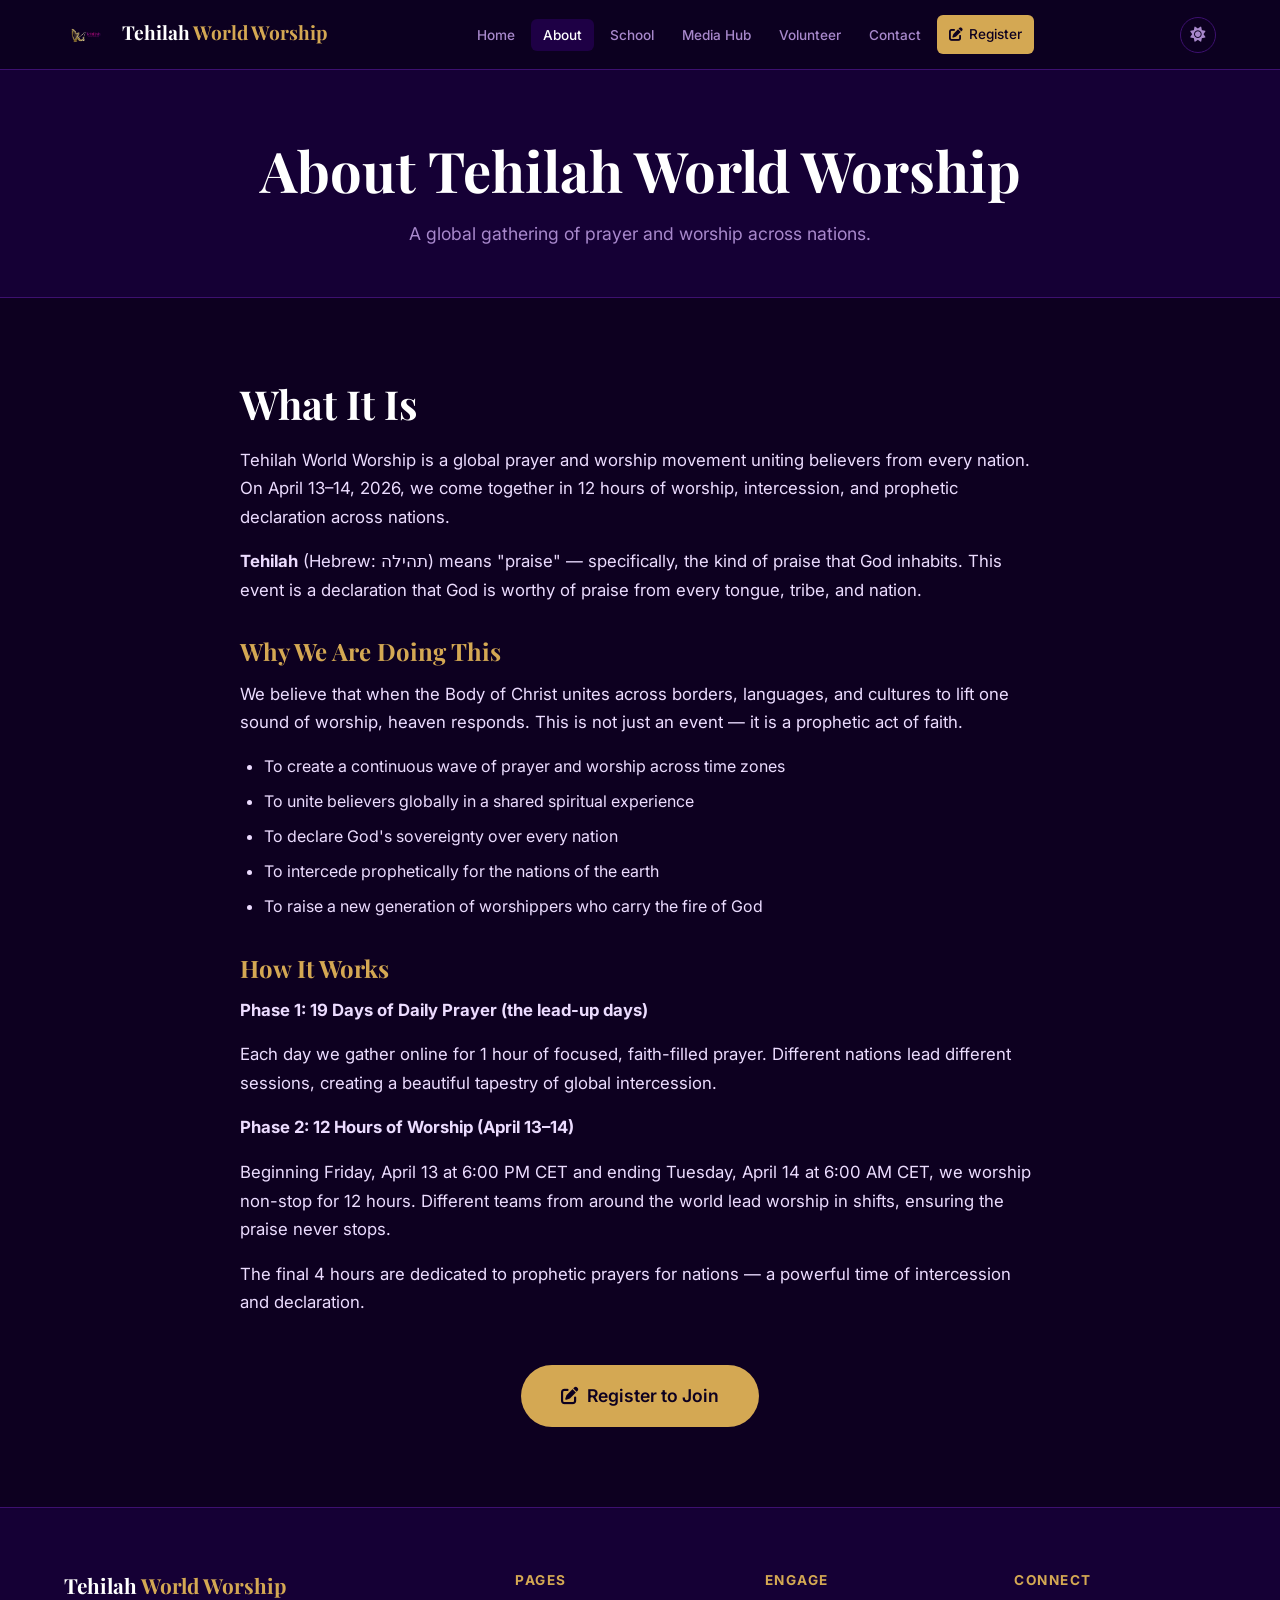
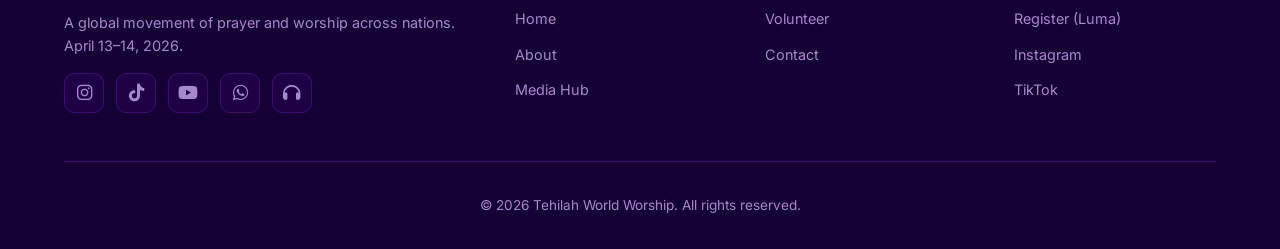
<file: about.html>
<!DOCTYPE html>
<html lang="en">
<head>
  <meta charset="UTF-8">
  <meta name="viewport" content="width=device-width, initial-scale=1.0">
  <title>About | Tehilah World Worship</title>
  <meta name="description" content="Learn about Tehilah World Worship — a global worship movement uniting nations — The Glory, 12-Hour Charge, April 13–14, 2026.">
  <!-- Open Graph / Social Preview -->
  <meta property="og:type" content="website">
  <meta property="og:url" content="https://tehilahworldworship.com/about.html">
  <meta property="og:title" content="About | Tehilah World Worship">
  <meta property="og:description" content="Learn about Tehilah World Worship — a global worship movement uniting nations — The Glory, 12-Hour Charge, April 13–14, 2026.">
  <meta property="og:image" content="https://tehilahworldworship.com/images/logo.png">
  <meta property="og:image:alt" content="Tehilah World Worship">
  <meta name="twitter:card" content="summary">
  <meta name="twitter:title" content="About | Tehilah World Worship">
  <meta name="twitter:description" content="Learn about Tehilah World Worship — a global worship movement uniting nations — The Glory, 12-Hour Charge, April 13–14, 2026.">
  <meta name="twitter:image" content="https://tehilahworldworship.com/images/logo.png">
  <link rel="stylesheet" href="css/styles.css">
  <link rel="stylesheet" href="https://cdnjs.cloudflare.com/ajax/libs/font-awesome/6.5.0/css/all.min.css">
  <script>
    (function(){var t=localStorage.getItem('tww-theme')||'dark';document.documentElement.setAttribute('data-theme',t);})();
  </script>
</head>
<body>

  <!-- Navigation -->
  <nav class="site-nav">
    <div class="nav-inner">
      <a href="index.html" class="nav-brand">
        <img src="images/logo.png" alt="Tehilah World Worship" class="nav-logo">
        Tehilah <span>World Worship</span>
      </a>
      <button class="nav-toggle" aria-label="Toggle navigation"><i class="fas fa-bars"></i></button>
      <ul class="nav-links">
        <li><a href="index.html">Home</a></li>
        <li><a href="about.html" class="active">About</a></li>
        <li><a href="school.html">School</a></li>
        <li><a href="media-hub.html">Media Hub</a></li>
        <li><a href="volunteer.html">Volunteer</a></li>
        <li><a href="contact.html">Contact</a></li>
        <li><a href="https://luma.com/x8l544o3" target="_blank" rel="noopener" class="nav-register"><i class="fas fa-pen-to-square"></i> Register</a></li>
      </ul>
      <button class="theme-toggle" id="theme-toggle" aria-label="Toggle light/dark mode"><i class="fas fa-sun"></i></button>
    </div>
  </nav>

  <a href="https://luma.com/x8l544o3" target="_blank" rel="noopener" class="floating-register">
    <i class="fas fa-pen-to-square"></i> Register Now
  </a>

  <!-- Page Hero -->
  <section class="page-hero">
    <div class="container">
      <h1>About Tehilah World Worship</h1>
      <p>A global gathering of prayer and worship across nations.</p>
    </div>
  </section>

  <!-- Content -->
  <section class="section">
    <div class="container">
      <div class="content-block">
        <h2 class="reveal">What It Is</h2>
        <p class="reveal">Tehilah World Worship is a global prayer and worship movement uniting believers from every nation. On April 13–14, 2026, we come together in 12 hours of worship, intercession, and prophetic declaration across nations.</p>
        <p class="reveal"><strong>Tehilah</strong> (Hebrew: תהילה) means "praise" — specifically, the kind of praise that God inhabits. This event is a declaration that God is worthy of praise from every tongue, tribe, and nation.</p>

        <h3 class="reveal">Why We Are Doing This</h3>
        <p class="reveal">We believe that when the Body of Christ unites across borders, languages, and cultures to lift one sound of worship, heaven responds. This is not just an event — it is a prophetic act of faith.</p>
        <ul class="reveal">
          <li>To create a continuous wave of prayer and worship across time zones</li>
          <li>To unite believers globally in a shared spiritual experience</li>
          <li>To declare God's sovereignty over every nation</li>
          <li>To intercede prophetically for the nations of the earth</li>
          <li>To raise a new generation of worshippers who carry the fire of God</li>
        </ul>

        <h3 class="reveal">How It Works</h3>
        <p class="reveal"><strong>Phase 1: 19 Days of Daily Prayer (the lead-up days)</strong></p>
        <p class="reveal">Each day we gather online for 1 hour of focused, faith-filled prayer. Different nations lead different sessions, creating a beautiful tapestry of global intercession.</p>

        <p class="reveal"><strong>Phase 2: 12 Hours of Worship (April 13–14)</strong></p>
        <p class="reveal">Beginning Friday, April 13 at 6:00 PM CET and ending Tuesday, April 14 at 6:00 AM CET, we worship non-stop for 12 hours. Different teams from around the world lead worship in shifts, ensuring the praise never stops.</p>
        <p class="reveal">The final 4 hours are dedicated to prophetic prayers for nations — a powerful time of intercession and declaration.</p>

        <div style="text-align:center;margin-top:3rem;" class="reveal">
          <a href="https://luma.com/x8l544o3" target="_blank" rel="noopener" class="btn btn-primary btn-lg">
            <i class="fas fa-pen-to-square"></i> Register to Join
          </a>
        </div>
      </div>
    </div>
  </section>

  <!-- Footer -->
  <footer class="site-footer">
    <div class="container">
      <div class="footer-grid">
        <div class="footer-brand">
          <h3>Tehilah <span>World Worship</span></h3>
          <p>A global movement of prayer and worship across nations. April 13–14, 2026.</p>
          <div class="social-links" style="margin-top:1rem;">
            <a href="https://www.instagram.com/tehilahworldworship?igsh=OGNpNnZlYnFkcG0z" target="_blank" rel="noopener" class="social-link" aria-label="Instagram"><i class="fab fa-instagram"></i></a>
            <a href="https://www.tiktok.com/@tehilahworldworsh?_r=1&_t=ZG-945OzaO6s9A" target="_blank" rel="noopener" class="social-link" aria-label="TikTok"><i class="fab fa-tiktok"></i></a>
            <a href="#" class="social-link" aria-label="YouTube"><i class="fab fa-youtube"></i></a>
            <a href="https://wa.me/4915510653317" target="_blank" rel="noopener" class="social-link" aria-label="WhatsApp"><i class="fab fa-whatsapp"></i></a>
            <a href="#" class="social-link" aria-label="MixLR"><i class="fas fa-headphones"></i></a>
          </div>
        </div>
        <div class="footer-col">
          <h4>Pages</h4>
          <ul>
            <li><a href="index.html">Home</a></li>
            <li><a href="about.html">About</a></li>
            <li><a href="media-hub.html">Media Hub</a></li>
          </ul>
        </div>
        <div class="footer-col">
          <h4>Engage</h4>
          <ul>
            <li><a href="volunteer.html">Volunteer</a></li>
            <li><a href="contact.html">Contact</a></li>
          </ul>
        </div>
        <div class="footer-col">
          <h4>Connect</h4>
          <ul>
            <li><a href="https://luma.com/x8l544o3" target="_blank" rel="noopener">Register (Luma)</a></li>
            <li><a href="https://www.instagram.com/tehilahworldworship?igsh=OGNpNnZlYnFkcG0z" target="_blank" rel="noopener">Instagram</a></li>
            <li><a href="https://www.tiktok.com/@tehilahworldworsh?_r=1&_t=ZG-945OzaO6s9A" target="_blank" rel="noopener">TikTok</a></li>
          </ul>
        </div>
      </div>
      <div class="footer-bottom">
        <p>© 2026 Tehilah World Worship. All rights reserved.</p>
      </div>
    </div>
  </footer>

  <script src="js/app.js"></script>
</body>
</html>
</file>
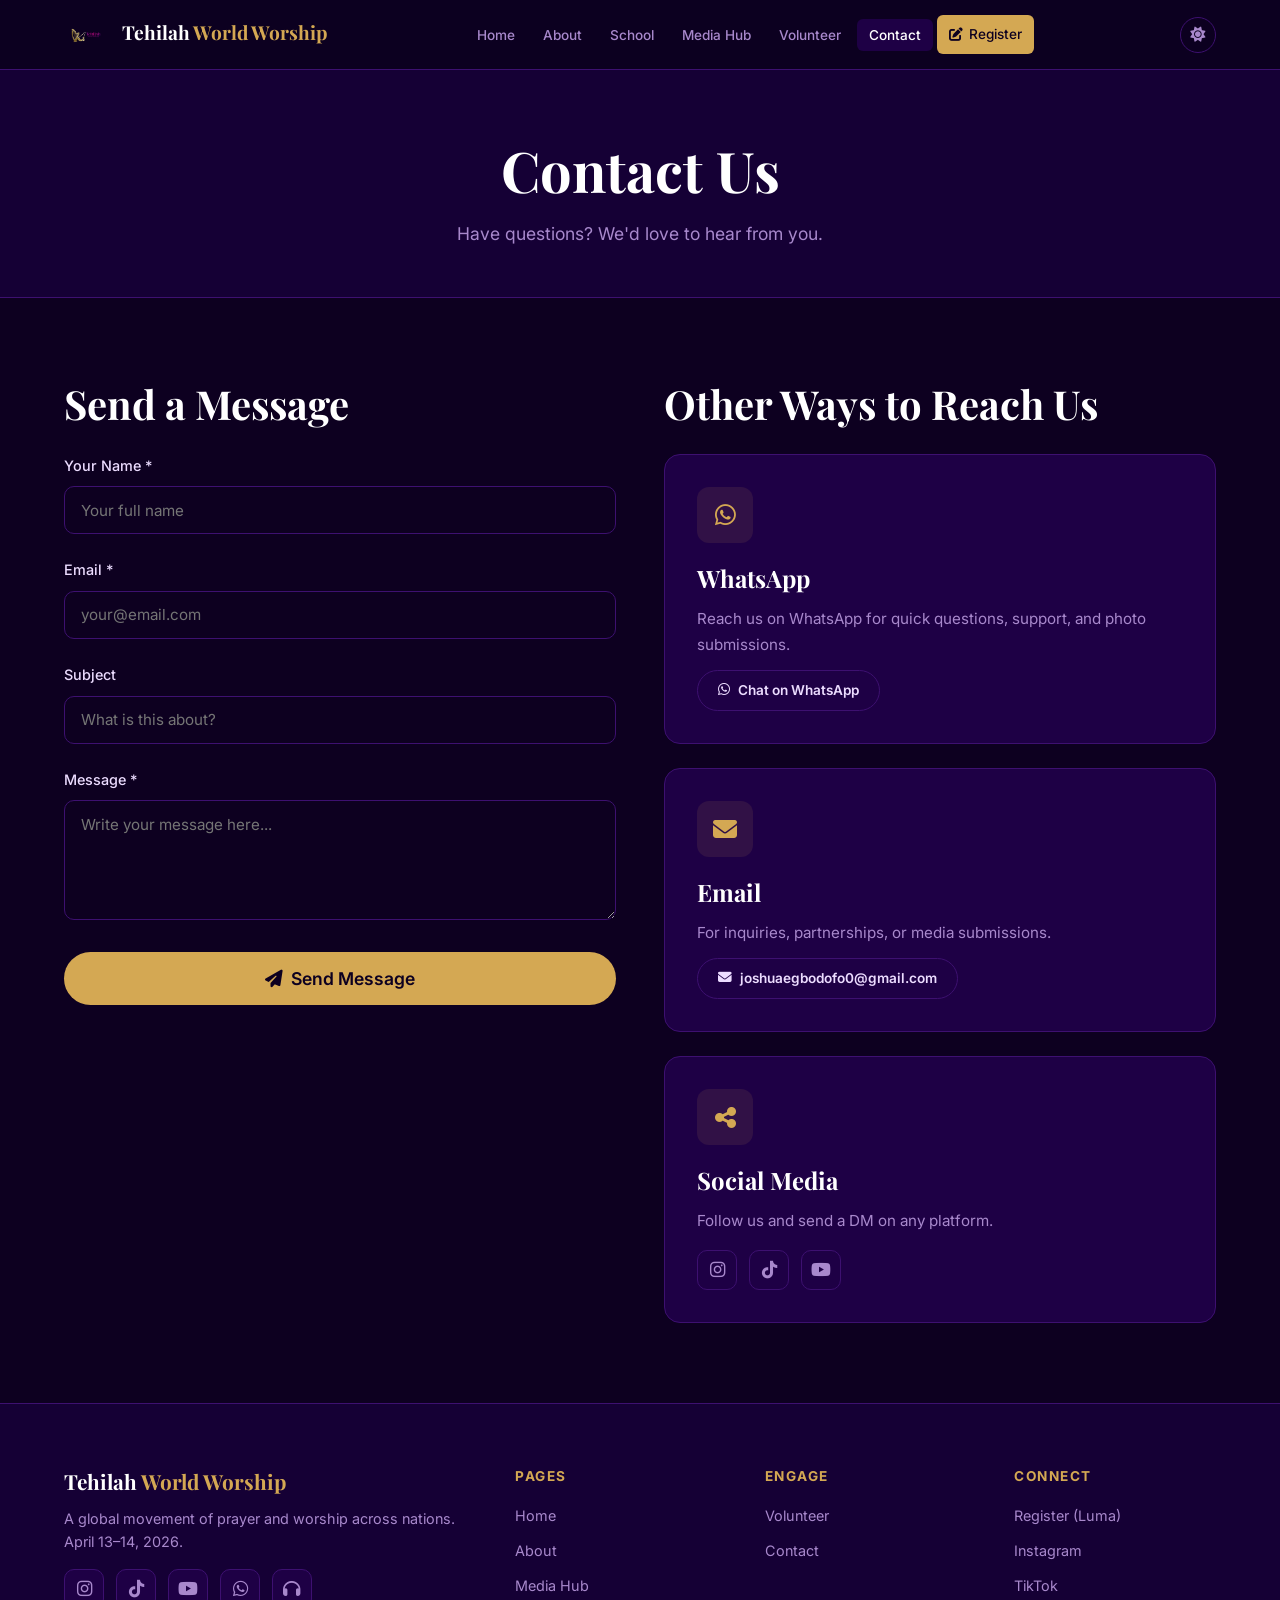
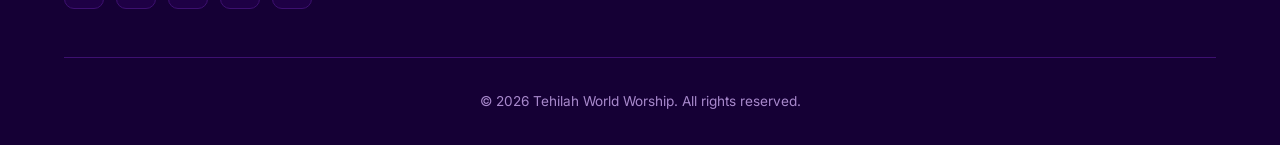
<file: contact.html>
<!DOCTYPE html>
<html lang="en">
<head>
  <meta charset="UTF-8">
  <meta name="viewport" content="width=device-width, initial-scale=1.0">
  <title>Contact | Tehilah World Worship</title>
  <meta name="description" content="Get in touch with the Tehilah World Worship team. We'd love to hear from you.">
  <!-- Open Graph / Social Preview -->
  <meta property="og:type" content="website">
  <meta property="og:url" content="https://tehilahworldworship.com/contact.html">
  <meta property="og:title" content="Contact | Tehilah World Worship">
  <meta property="og:description" content="Get in touch with the Tehilah World Worship team. We'd love to hear from you.">
  <meta property="og:image" content="https://tehilahworldworship.com/images/logo.png">
  <meta property="og:image:alt" content="Tehilah World Worship">
  <meta name="twitter:card" content="summary">
  <meta name="twitter:title" content="Contact | Tehilah World Worship">
  <meta name="twitter:description" content="Get in touch with the Tehilah World Worship team. We'd love to hear from you.">
  <meta name="twitter:image" content="https://tehilahworldworship.com/images/logo.png">
  <link rel="stylesheet" href="css/styles.css">
  <link rel="stylesheet" href="https://cdnjs.cloudflare.com/ajax/libs/font-awesome/6.5.0/css/all.min.css">
  <script>
    (function(){var t=localStorage.getItem('tww-theme')||'dark';document.documentElement.setAttribute('data-theme',t);})();
  </script>
</head>
<body>

  <!-- Navigation -->
  <nav class="site-nav">
    <div class="nav-inner">
      <a href="index.html" class="nav-brand">
        <img src="images/logo.png" alt="Tehilah World Worship" class="nav-logo">
        Tehilah <span>World Worship</span>
      </a>
      <button class="nav-toggle" aria-label="Toggle navigation"><i class="fas fa-bars"></i></button>
      <ul class="nav-links">
        <li><a href="index.html">Home</a></li>
        <li><a href="about.html">About</a></li>
        <li><a href="school.html">School</a></li>
        <li><a href="media-hub.html">Media Hub</a></li>
        <li><a href="volunteer.html">Volunteer</a></li>
        <li><a href="contact.html" class="active">Contact</a></li>
        <li><a href="https://luma.com/x8l544o3" target="_blank" rel="noopener" class="nav-register"><i class="fas fa-pen-to-square"></i> Register</a></li>
      </ul>
      <button class="theme-toggle" id="theme-toggle" aria-label="Toggle light/dark mode"><i class="fas fa-sun"></i></button>
    </div>
  </nav>

  <a href="https://luma.com/x8l544o3" target="_blank" rel="noopener" class="floating-register">
    <i class="fas fa-pen-to-square"></i> Register Now
  </a>

  <!-- Page Hero -->
  <section class="page-hero">
    <div class="container">
      <h1>Contact Us</h1>
      <p>Have questions? We'd love to hear from you.</p>
    </div>
  </section>

  <!-- Contact Content -->
  <section class="section">
    <div class="container">
      <div class="two-col">

        <!-- Contact Form -->
        <div>
          <h2 class="reveal" style="margin-bottom:1.5rem;">Send a Message</h2>
          <form id="contact-form" class="reveal">
            <div class="form-group">
              <label for="ct-name">Your Name *</label>
              <input type="text" id="ct-name" name="name" class="form-input" placeholder="Your full name" required>
            </div>
            <div class="form-group">
              <label for="ct-email">Email *</label>
              <input type="email" id="ct-email" name="email" class="form-input" placeholder="your@email.com" required>
            </div>
            <div class="form-group">
              <label for="ct-subject">Subject</label>
              <input type="text" id="ct-subject" name="subject" class="form-input" placeholder="What is this about?">
            </div>
            <div class="form-group">
              <label for="ct-message">Message *</label>
              <textarea id="ct-message" name="message" class="form-textarea" placeholder="Write your message here..." required></textarea>
            </div>
            <button type="submit" class="btn btn-primary btn-lg" style="width:100%;justify-content:center;">
              <i class="fas fa-paper-plane"></i> Send Message
            </button>
            <div class="form-submit-msg"></div>
          </form>
        </div>

        <!-- Contact Info -->
        <div>
          <h2 class="reveal" style="margin-bottom:1.5rem;">Other Ways to Reach Us</h2>

          <div class="card reveal" style="margin-bottom:1.5rem;">
            <div class="card-icon"><i class="fab fa-whatsapp"></i></div>
            <h3>WhatsApp</h3>
            <p>Reach us on WhatsApp for quick questions, support, and photo submissions.</p>
            <p style="margin-top:0.75rem;"><a href="https://wa.me/4915510653317" target="_blank" rel="noopener" class="btn btn-sm btn-secondary"><i class="fab fa-whatsapp"></i> Chat on WhatsApp</a></p>
          </div>

          <div class="card reveal" style="margin-bottom:1.5rem;">
            <div class="card-icon"><i class="fas fa-envelope"></i></div>
            <h3>Email</h3>
            <p>For inquiries, partnerships, or media submissions.</p>
            <p style="margin-top:0.75rem;"><a href="mailto:joshuaegbodofo0@gmail.com" class="btn btn-sm btn-secondary"><i class="fas fa-envelope"></i> joshuaegbodofo0@gmail.com</a></p>
          </div>

          <div class="card reveal">
            <div class="card-icon"><i class="fas fa-share-alt"></i></div>
            <h3>Social Media</h3>
            <p>Follow us and send a DM on any platform.</p>
            <div class="social-links" style="margin-top:1rem;">
              <a href="https://www.instagram.com/tehilahworldworship?igsh=OGNpNnZlYnFkcG0z" target="_blank" rel="noopener" class="social-link" aria-label="Instagram"><i class="fab fa-instagram"></i></a>
              <a href="https://www.tiktok.com/@tehilahworldworsh?_r=1&_t=ZG-945OzaO6s9A" target="_blank" rel="noopener" class="social-link" aria-label="TikTok"><i class="fab fa-tiktok"></i></a>
              <a href="#" class="social-link" aria-label="YouTube"><i class="fab fa-youtube"></i></a>
            </div>
          </div>
        </div>

      </div>
    </div>
  </section>

  <!-- Footer -->
  <footer class="site-footer">
    <div class="container">
      <div class="footer-grid">
        <div class="footer-brand">
          <h3>Tehilah <span>World Worship</span></h3>
          <p>A global movement of prayer and worship across nations. April 13–14, 2026.</p>
          <div class="social-links" style="margin-top:1rem;">
            <a href="https://www.instagram.com/tehilahworldworship?igsh=OGNpNnZlYnFkcG0z" target="_blank" rel="noopener" class="social-link" aria-label="Instagram"><i class="fab fa-instagram"></i></a>
            <a href="https://www.tiktok.com/@tehilahworldworsh?_r=1&_t=ZG-945OzaO6s9A" target="_blank" rel="noopener" class="social-link" aria-label="TikTok"><i class="fab fa-tiktok"></i></a>
            <a href="#" class="social-link" aria-label="YouTube"><i class="fab fa-youtube"></i></a>
            <a href="https://wa.me/4915510653317" target="_blank" rel="noopener" class="social-link" aria-label="WhatsApp"><i class="fab fa-whatsapp"></i></a>
            <a href="#" class="social-link" aria-label="MixLR"><i class="fas fa-headphones"></i></a>
          </div>
        </div>
        <div class="footer-col">
          <h4>Pages</h4>
          <ul>
            <li><a href="index.html">Home</a></li>
            <li><a href="about.html">About</a></li>
            <li><a href="media-hub.html">Media Hub</a></li>
          </ul>
        </div>
        <div class="footer-col">
          <h4>Engage</h4>
          <ul>
            <li><a href="volunteer.html">Volunteer</a></li>
            <li><a href="contact.html">Contact</a></li>
          </ul>
        </div>
        <div class="footer-col">
          <h4>Connect</h4>
          <ul>
            <li><a href="https://luma.com/x8l544o3" target="_blank" rel="noopener">Register (Luma)</a></li>
            <li><a href="https://www.instagram.com/tehilahworldworship?igsh=OGNpNnZlYnFkcG0z" target="_blank" rel="noopener">Instagram</a></li>
            <li><a href="https://www.tiktok.com/@tehilahworldworsh?_r=1&_t=ZG-945OzaO6s9A" target="_blank" rel="noopener">TikTok</a></li>
          </ul>
        </div>
      </div>
      <div class="footer-bottom">
        <p>© 2026 Tehilah World Worship. All rights reserved.</p>
      </div>
    </div>
  </footer>

  <script src="js/app.js"></script>
</body>
</html>
</file>
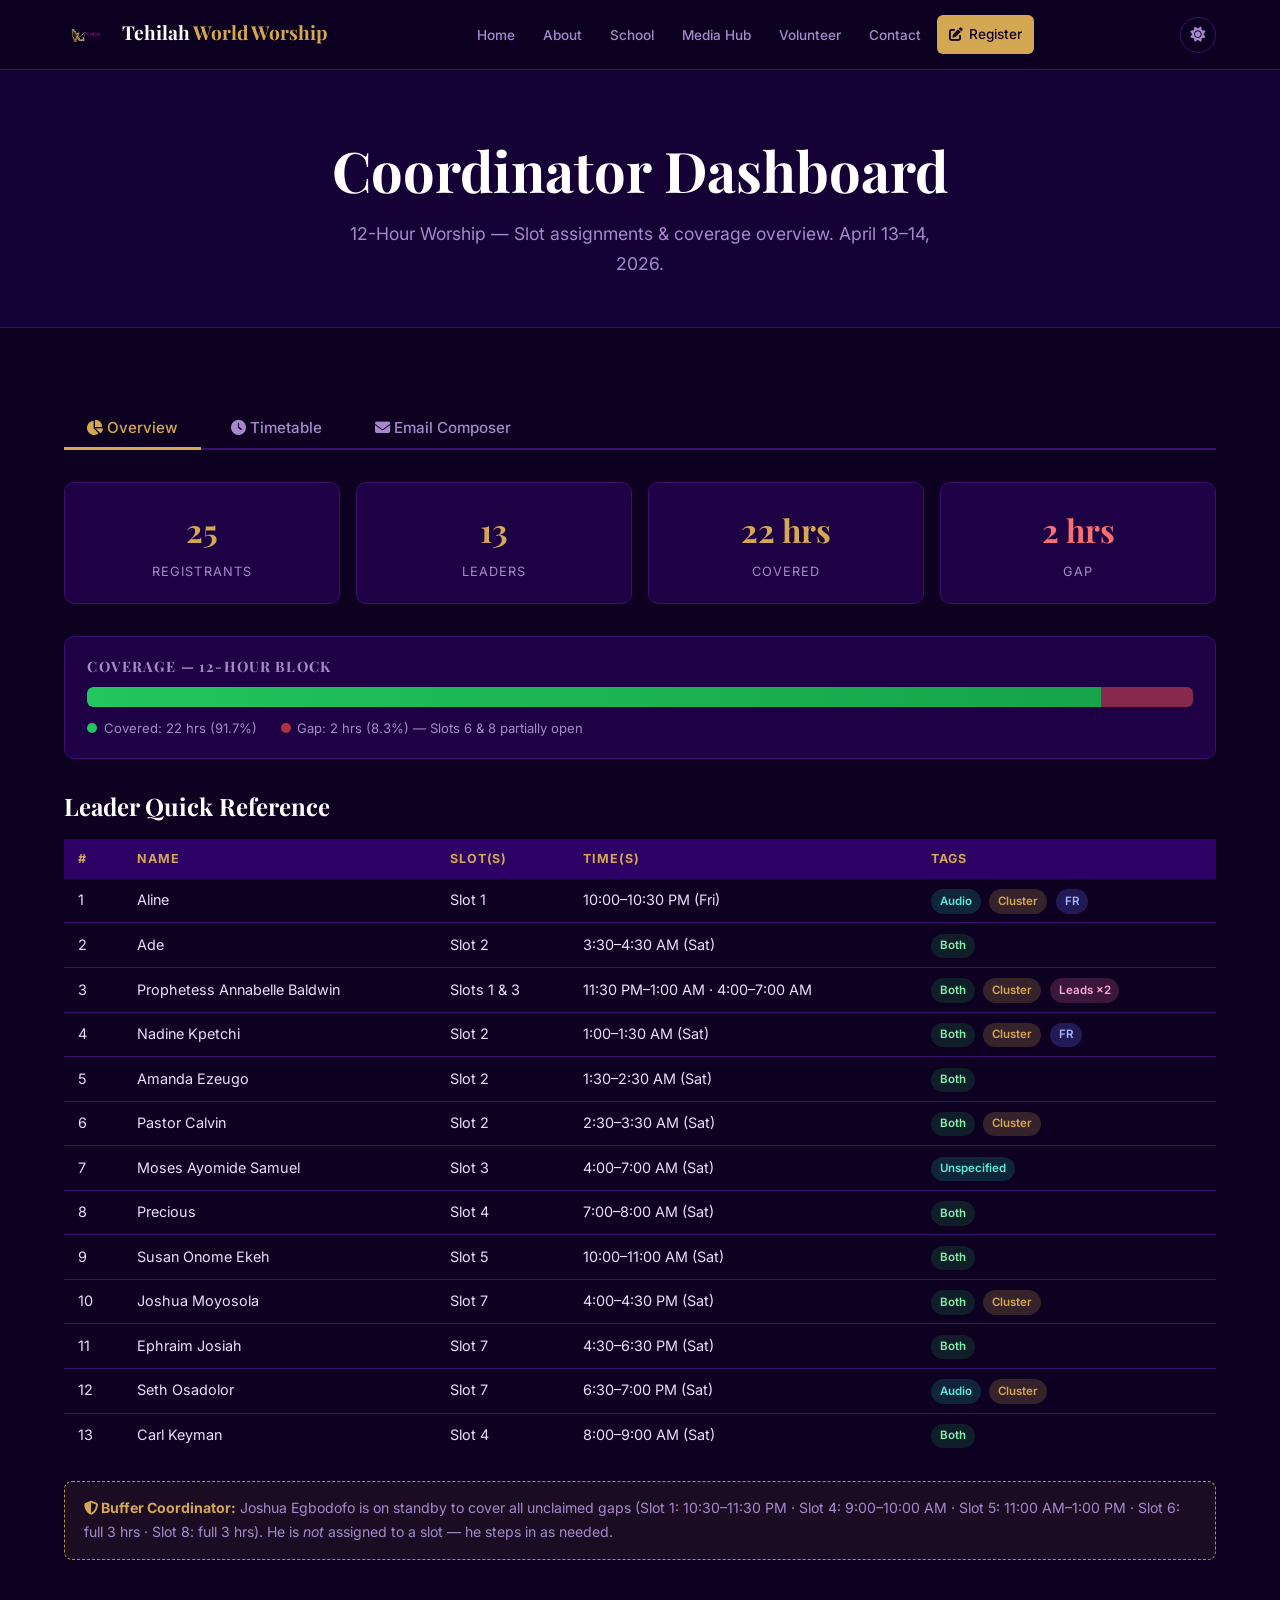
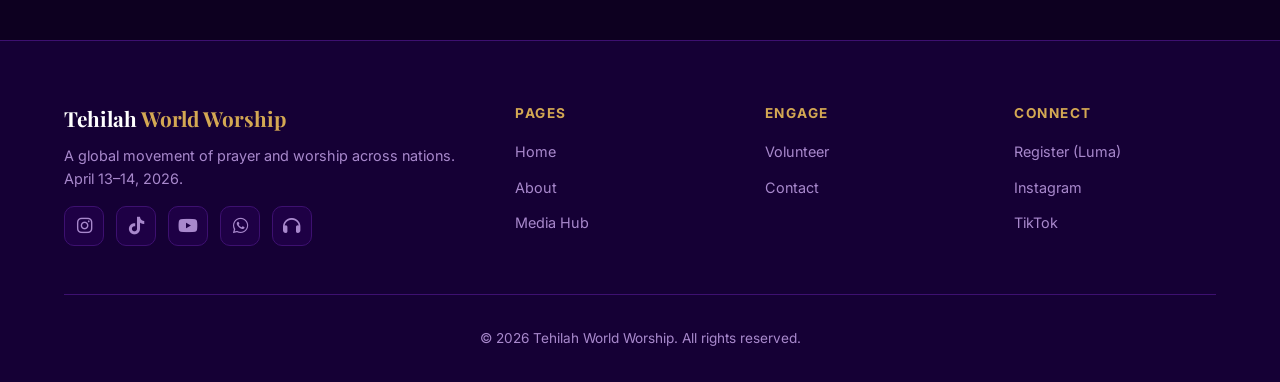
<file: dashboard.html>
<!DOCTYPE html>
<html lang="en">
<head>
  <meta charset="UTF-8">
  <meta name="viewport" content="width=device-width, initial-scale=1.0">
  <title>Coordinator Dashboard | Tehilah World Worship</title>
  <link rel="stylesheet" href="css/styles.css">
  <link rel="stylesheet" href="https://cdnjs.cloudflare.com/ajax/libs/font-awesome/6.5.0/css/all.min.css">
  <script>
    (function(){var t=localStorage.getItem('tww-theme')||'dark';document.documentElement.setAttribute('data-theme',t);})();
  </script>
  <style>
    /* ── Dashboard-specific styles ── */
    .dash-tabs {
      display: flex;
      gap: 0.5rem;
      border-bottom: 2px solid var(--color-border);
      margin-bottom: 2rem;
      flex-wrap: wrap;
    }
    .dash-tab {
      padding: 0.65rem 1.4rem;
      background: transparent;
      border: none;
      border-bottom: 3px solid transparent;
      color: var(--color-text-muted);
      font-family: var(--font-body);
      font-size: 0.95rem;
      font-weight: 500;
      cursor: pointer;
      transition: color var(--transition), border-color var(--transition);
      margin-bottom: -2px;
    }
    .dash-tab:hover { color: var(--color-gold); }
    .dash-tab.active {
      color: var(--color-gold);
      border-bottom-color: var(--color-gold);
    }
    .dash-panel { display: none; }
    .dash-panel.active { display: block; }

    /* ── Metrics ── */
    .metrics-grid {
      display: grid;
      grid-template-columns: repeat(auto-fit, minmax(160px, 1fr));
      gap: 1rem;
      margin-bottom: 2rem;
    }
    .metric-card {
      background: var(--color-surface);
      border: 1px solid var(--color-border);
      border-radius: 10px;
      padding: 1.2rem 1.4rem;
      text-align: center;
    }
    .metric-card .metric-val {
      font-size: 2rem;
      font-weight: 700;
      font-family: var(--font-heading);
      color: var(--color-gold);
      display: block;
    }
    .metric-card .metric-lbl {
      font-size: 0.8rem;
      color: var(--color-text-muted);
      text-transform: uppercase;
      letter-spacing: 0.08em;
      margin-top: 0.25rem;
    }

    /* ── Coverage bar ── */
    .coverage-bar-wrap {
      background: var(--color-surface);
      border: 1px solid var(--color-border);
      border-radius: 10px;
      padding: 1.2rem 1.4rem;
      margin-bottom: 2rem;
    }
    .coverage-bar-wrap h4 {
      font-size: 0.9rem;
      color: var(--color-text-muted);
      text-transform: uppercase;
      letter-spacing: 0.08em;
      margin-bottom: 0.75rem;
    }
    .coverage-bar-track {
      background: rgba(255,255,255,0.08);
      border-radius: 6px;
      height: 20px;
      overflow: hidden;
      display: flex;
    }
    .coverage-bar-fill {
      background: linear-gradient(90deg, #22c55e, #16a34a);
      height: 100%;
      border-radius: 6px 0 0 6px;
      transition: width 0.6s ease;
    }
    .coverage-bar-gap {
      background: rgba(239,68,68,0.45);
      height: 100%;
    }
    .coverage-bar-legend {
      display: flex;
      gap: 1.5rem;
      margin-top: 0.6rem;
      font-size: 0.82rem;
      color: var(--color-text-muted);
    }
    .coverage-bar-legend span { display: flex; align-items: center; gap: 0.4rem; }
    .legend-dot { width: 10px; height: 10px; border-radius: 50%; display: inline-block; }
    .legend-dot.green { background: #22c55e; }
    .legend-dot.red   { background: rgba(239,68,68,0.7); }

    /* ── Leader quick reference ── */
    .leader-table { width: 100%; border-collapse: collapse; font-size: 0.9rem; }
    .leader-table th {
      background: var(--color-surface-light);
      color: var(--color-gold);
      text-align: left;
      padding: 0.6rem 0.9rem;
      font-size: 0.78rem;
      text-transform: uppercase;
      letter-spacing: 0.07em;
    }
    .leader-table td { padding: 0.55rem 0.9rem; border-bottom: 1px solid var(--color-border); }
    .leader-table tr:last-child td { border-bottom: none; }
    .leader-table tr:hover td { background: rgba(255,255,255,0.03); }
    .badge {
      display: inline-block;
      padding: 0.15rem 0.55rem;
      border-radius: 20px;
      font-size: 0.72rem;
      font-weight: 600;
      margin-right: 0.3rem;
    }
    .badge-cluster { background: rgba(212,168,83,0.2); color: var(--color-gold); }
    .badge-fr      { background: rgba(99,102,241,0.25); color: #a5b4fc; }
    .badge-audio   { background: rgba(20,184,166,0.2); color: #5eead4; }
    .badge-both    { background: rgba(34,197,94,0.15); color: #86efac; }
    .badge-double  { background: rgba(244,114,182,0.2); color: #f9a8d4; }

    /* ── Timetable ── */
    .slot-block {
      border-radius: 10px;
      border: 1px solid var(--color-border);
      margin-bottom: 1.2rem;
      overflow: hidden;
    }
    .slot-header {
      display: flex;
      align-items: center;
      justify-content: space-between;
      padding: 0.8rem 1.2rem;
      font-weight: 600;
      font-size: 0.95rem;
    }
    .slot-header .slot-title { display: flex; align-items: center; gap: 0.6rem; }
    .slot-status-pill {
      font-size: 0.72rem;
      font-weight: 700;
      padding: 0.2rem 0.7rem;
      border-radius: 20px;
      text-transform: uppercase;
      letter-spacing: 0.06em;
    }
    /* Covered */
    .slot-covered .slot-header        { background: rgba(34,197,94,0.12); border-bottom: 1px solid rgba(34,197,94,0.25); }
    .slot-covered .slot-status-pill   { background: rgba(34,197,94,0.2); color: #86efac; border: 1px solid rgba(34,197,94,0.35); }
    /* Partial */
    .slot-partial .slot-header        { background: rgba(245,158,11,0.10); border-bottom: 1px solid rgba(245,158,11,0.25); }
    .slot-partial .slot-status-pill   { background: rgba(245,158,11,0.2); color: #fcd34d; border: 1px solid rgba(245,158,11,0.35); }
    /* Empty */
    .slot-empty { border: 2px dashed rgba(239,68,68,0.45); }
    .slot-empty .slot-header          { background: rgba(239,68,68,0.08); border-bottom: 1px dashed rgba(239,68,68,0.3); }
    .slot-empty .slot-status-pill     { background: rgba(239,68,68,0.18); color: #fca5a5; border: 1px solid rgba(239,68,68,0.35); }

    .slot-body { padding: 0.6rem 0; }
    .slot-row {
      display: grid;
      grid-template-columns: 130px 1fr auto;
      gap: 0.5rem 1rem;
      padding: 0.5rem 1.2rem;
      align-items: center;
      font-size: 0.88rem;
      border-bottom: 1px solid rgba(255,255,255,0.04);
    }
    .slot-row:last-child { border-bottom: none; }
    .slot-row .time { color: var(--color-gold); font-weight: 600; white-space: nowrap; }
    .slot-row .name { color: var(--color-white); font-weight: 500; }
    .slot-row .tags { display: flex; flex-wrap: wrap; gap: 0.3rem; justify-content: flex-end; }
    .gap-row {
      display: grid;
      grid-template-columns: 130px 1fr;
      gap: 0.5rem 1rem;
      padding: 0.45rem 1.2rem;
      align-items: center;
      font-size: 0.84rem;
      background: rgba(245,158,11,0.06);
      border-top: 1px dashed rgba(245,158,11,0.25);
    }
    .gap-row .time { color: #fbbf24; font-weight: 600; white-space: nowrap; }
    .gap-row .gap-label { color: var(--color-text-muted); font-style: italic; }
    .empty-slot-msg {
      padding: 1.4rem 1.2rem;
      color: var(--color-text-muted);
      font-style: italic;
      font-size: 0.9rem;
    }
    .buffer-note {
      margin-top: 1.5rem;
      padding: 0.9rem 1.2rem;
      background: rgba(212,168,83,0.07);
      border: 1px dashed var(--color-gold-dark);
      border-radius: 8px;
      font-size: 0.88rem;
      color: var(--color-text-muted);
    }
    .buffer-note strong { color: var(--color-gold); }

    /* ── Email Composer ── */
    .email-composer { max-width: 700px; }
    .email-composer .form-group { margin-bottom: 1.2rem; }
    .email-composer label { display: block; font-size: 0.85rem; color: var(--color-text-muted); margin-bottom: 0.4rem; }
    .email-composer input,
    .email-composer select,
    .email-composer textarea {
      width: 100%;
      background: var(--color-surface);
      border: 1px solid var(--color-border);
      border-radius: 6px;
      color: var(--color-text);
      padding: 0.65rem 0.9rem;
      font-family: var(--font-body);
      font-size: 0.9rem;
    }
    .email-composer textarea { min-height: 200px; resize: vertical; }
    .email-composer input:focus,
    .email-composer select:focus,
    .email-composer textarea:focus {
      outline: none;
      border-color: var(--color-gold);
    }
    .email-actions { display: flex; gap: 0.75rem; flex-wrap: wrap; }
    .btn-secondary {
      background: transparent;
      border: 1px solid var(--color-border);
      color: var(--color-text-muted);
      padding: 0.65rem 1.4rem;
      border-radius: 6px;
      cursor: pointer;
      font-size: 0.9rem;
      transition: border-color var(--transition), color var(--transition);
    }
    .btn-secondary:hover { border-color: var(--color-gold); color: var(--color-gold); }
    .save-indicator {
      font-size: 0.8rem;
      color: #22c55e;
      margin-top: 0.5rem;
      display: none;
    }
  </style>
</head>
<body>

  <!-- Navigation -->
  <nav class="site-nav">
    <div class="nav-inner">
      <a href="index.html" class="nav-brand">
        <img src="images/logo.png" alt="Tehilah World Worship" class="nav-logo">
        Tehilah <span>World Worship</span>
      </a>
      <button class="nav-toggle" aria-label="Toggle navigation"><i class="fas fa-bars"></i></button>
      <ul class="nav-links">
        <li><a href="index.html">Home</a></li>
        <li><a href="about.html">About</a></li>
        <li><a href="school.html">School</a></li>
        <li><a href="media-hub.html">Media Hub</a></li>
        <li><a href="volunteer.html">Volunteer</a></li>
        <li><a href="contact.html">Contact</a></li>
        <li><a href="https://luma.com/x8l544o3" target="_blank" rel="noopener" class="nav-register"><i class="fas fa-pen-to-square"></i> Register</a></li>
      </ul>
      <button class="theme-toggle" id="theme-toggle" aria-label="Toggle light/dark mode"><i class="fas fa-sun"></i></button>
    </div>
  </nav>

  <!-- Page Hero -->
  <section class="page-hero">
    <div class="container">
      <h1>Coordinator Dashboard</h1>
      <p>12-Hour Worship — Slot assignments &amp; coverage overview. April 13–14, 2026.</p>
    </div>
  </section>

  <!-- Dashboard Body -->
  <section class="section">
    <div class="container">

      <!-- Tabs -->
      <div class="dash-tabs" role="tablist">
        <button class="dash-tab active" data-panel="overview"  role="tab" aria-selected="true">
          <i class="fas fa-chart-pie"></i> Overview
        </button>
        <button class="dash-tab" data-panel="timetable" role="tab" aria-selected="false">
          <i class="fas fa-clock"></i> Timetable
        </button>
        <button class="dash-tab" data-panel="email" role="tab" aria-selected="false">
          <i class="fas fa-envelope"></i> Email Composer
        </button>
      </div>

      <!-- ══════════════ OVERVIEW TAB ══════════════ -->
      <div id="panel-overview" class="dash-panel active">

        <!-- Metrics -->
        <div class="metrics-grid">
          <div class="metric-card">
            <span class="metric-val" id="m-registrants">25</span>
            <span class="metric-lbl">Registrants</span>
          </div>
          <div class="metric-card">
            <span class="metric-val" id="m-leaders">13</span>
            <span class="metric-lbl">Leaders</span>
          </div>
          <div class="metric-card">
            <span class="metric-val" id="m-covered">22 hrs</span>
            <span class="metric-lbl">Covered</span>
          </div>
          <div class="metric-card">
            <span class="metric-val" id="m-gap" style="color:#f87171;">2 hrs</span>
            <span class="metric-lbl">Gap</span>
          </div>
        </div>

        <!-- Coverage Bar -->
        <div class="coverage-bar-wrap">
          <h4>Coverage — 12-Hour Block</h4>
          <div class="coverage-bar-track">
            <!-- 22/24 = 91.7% covered -->
            <div class="coverage-bar-fill" style="width:91.7%;"></div>
            <div class="coverage-bar-gap"  style="width:8.3%;"></div>
          </div>
          <div class="coverage-bar-legend">
            <span><span class="legend-dot green"></span> Covered: 22 hrs (91.7%)</span>
            <span><span class="legend-dot red"></span> Gap: 2 hrs (8.3%) — Slots 6 &amp; 8 partially open</span>
          </div>
        </div>

        <!-- Leader Quick Reference -->
        <h3 style="margin-bottom:1rem;">Leader Quick Reference</h3>
        <div style="overflow-x:auto;">
          <table class="leader-table">
            <thead>
              <tr>
                <th>#</th>
                <th>Name</th>
                <th>Slot(s)</th>
                <th>Time(s)</th>
                <th>Tags</th>
              </tr>
            </thead>
            <tbody>
              <tr>
                <td>1</td>
                <td>Aline</td>
                <td>Slot 1</td>
                <td>10:00–10:30 PM (Fri)</td>
                <td>
                  <span class="badge badge-audio">Audio</span>
                  <span class="badge badge-cluster">Cluster</span>
                  <span class="badge badge-fr">FR</span>
                </td>
              </tr>
              <tr>
                <td>2</td>
                <td>Ade</td>
                <td>Slot 2</td>
                <td>3:30–4:30 AM (Sat)</td>
                <td><span class="badge badge-both">Both</span></td>
              </tr>
              <tr>
                <td>3</td>
                <td>Prophetess Annabelle Baldwin</td>
                <td>Slots 1 &amp; 3</td>
                <td>11:30 PM–1:00 AM · 4:00–7:00 AM</td>
                <td>
                  <span class="badge badge-both">Both</span>
                  <span class="badge badge-cluster">Cluster</span>
                  <span class="badge badge-double">Leads ×2</span>
                </td>
              </tr>
              <tr>
                <td>4</td>
                <td>Nadine Kpetchi</td>
                <td>Slot 2</td>
                <td>1:00–1:30 AM (Sat)</td>
                <td>
                  <span class="badge badge-both">Both</span>
                  <span class="badge badge-cluster">Cluster</span>
                  <span class="badge badge-fr">FR</span>
                </td>
              </tr>
              <tr>
                <td>5</td>
                <td>Amanda Ezeugo</td>
                <td>Slot 2</td>
                <td>1:30–2:30 AM (Sat)</td>
                <td><span class="badge badge-both">Both</span></td>
              </tr>
              <tr>
                <td>6</td>
                <td>Pastor Calvin</td>
                <td>Slot 2</td>
                <td>2:30–3:30 AM (Sat)</td>
                <td>
                  <span class="badge badge-both">Both</span>
                  <span class="badge badge-cluster">Cluster</span>
                </td>
              </tr>
              <tr>
                <td>7</td>
                <td>Moses Ayomide Samuel</td>
                <td>Slot 3</td>
                <td>4:00–7:00 AM (Sat)</td>
                <td><span class="badge badge-audio">Unspecified</span></td>
              </tr>
              <tr>
                <td>8</td>
                <td>Precious</td>
                <td>Slot 4</td>
                <td>7:00–8:00 AM (Sat)</td>
                <td><span class="badge badge-both">Both</span></td>
              </tr>
              <tr>
                <td>9</td>
                <td>Susan Onome Ekeh</td>
                <td>Slot 5</td>
                <td>10:00–11:00 AM (Sat)</td>
                <td><span class="badge badge-both">Both</span></td>
              </tr>
              <tr>
                <td>10</td>
                <td>Joshua Moyosola</td>
                <td>Slot 7</td>
                <td>4:00–4:30 PM (Sat)</td>
                <td>
                  <span class="badge badge-both">Both</span>
                  <span class="badge badge-cluster">Cluster</span>
                </td>
              </tr>
              <tr>
                <td>11</td>
                <td>Ephraim Josiah</td>
                <td>Slot 7</td>
                <td>4:30–6:30 PM (Sat)</td>
                <td><span class="badge badge-both">Both</span></td>
              </tr>
              <tr>
                <td>12</td>
                <td>Seth Osadolor</td>
                <td>Slot 7</td>
                <td>6:30–7:00 PM (Sat)</td>
                <td>
                  <span class="badge badge-audio">Audio</span>
                  <span class="badge badge-cluster">Cluster</span>
                </td>
              </tr>
              <tr>
                <td>13</td>
                <td>Carl Keyman</td>
                <td>Slot 4</td>
                <td>8:00–9:00 AM (Sat)</td>
                <td>
                  <span class="badge badge-both">Both</span>
                </td>
              </tr>
            </tbody>
          </table>
        </div>

        <div class="buffer-note" style="margin-top:1.5rem;">
          <strong><i class="fas fa-shield-alt"></i> Buffer Coordinator:</strong>
          Joshua Egbodofo is on standby to cover all unclaimed gaps (Slot 1: 10:30–11:30 PM · Slot 4: 9:00–10:00 AM · Slot 5: 11:00 AM–1:00 PM · Slot 6: full 3 hrs · Slot 8: full 3 hrs).
          He is <em>not</em> assigned to a slot — he steps in as needed.
        </div>
      </div>
      <!-- end overview -->

      <!-- ══════════════ TIMETABLE TAB ══════════════ -->
      <div id="panel-timetable" class="dash-panel">

        <!-- SLOT 1 — covered (green) -->
        <div class="slot-block slot-covered">
          <div class="slot-header">
            <span class="slot-title">
              <i class="fas fa-circle" style="font-size:0.6rem;color:#22c55e;"></i>
              Slot 1 &mdash; Friday 10 PM &rarr; Saturday 1 AM
            </span>
            <span class="slot-status-pill">Covered</span>
          </div>
          <div class="slot-body">
            <div class="slot-row">
              <span class="time">10:00–10:30 PM</span>
              <span class="name">Aline</span>
              <span class="tags">
                <span class="badge badge-audio">Audio</span>
                <span class="badge badge-cluster">Cluster</span>
                <span class="badge badge-fr">French</span>
              </span>
            </div>
            <div class="gap-row">
              <span class="time">10:30–11:30 PM</span>
              <span class="gap-label">Joshua Egbodofo buffer — standby coverage</span>
            </div>
            <div class="slot-row">
              <span class="time">11:30 PM–1:00 AM</span>
              <span class="name">Prophetess Annabelle Baldwin</span>
              <span class="tags">
                <span class="badge badge-both">Both</span>
                <span class="badge badge-cluster">Cluster</span>
              </span>
            </div>
          </div>
        </div>

        <!-- SLOT 2 — partial (amber) -->
        <div class="slot-block slot-partial">
          <div class="slot-header">
            <span class="slot-title">
              <i class="fas fa-circle" style="font-size:0.6rem;color:#f59e0b;"></i>
              Slot 2 &mdash; Saturday 1 AM &rarr; 4 AM
            </span>
            <span class="slot-status-pill">Partial</span>
          </div>
          <div class="slot-body">
            <div class="slot-row">
              <span class="time">1:00–1:30 AM</span>
              <span class="name">Nadine Kpetchi</span>
              <span class="tags">
                <span class="badge badge-both">Both</span>
                <span class="badge badge-cluster">Cluster</span>
                <span class="badge badge-fr">French</span>
              </span>
            </div>
            <div class="slot-row">
              <span class="time">1:30–2:30 AM</span>
              <span class="name">Amanda Ezeugo</span>
              <span class="tags">
                <span class="badge badge-both">Both</span>
              </span>
            </div>
            <div class="slot-row">
              <span class="time">2:30–3:30 AM</span>
              <span class="name">Pastor Calvin</span>
              <span class="tags">
                <span class="badge badge-both">Both</span>
                <span class="badge badge-cluster">Cluster</span>
              </span>
            </div>
            <div class="slot-row">
              <span class="time">3:30–4:30 AM</span>
              <span class="name">Ade</span>
              <span class="tags">
                <span class="badge badge-both">Both</span>
              </span>
            </div>
          </div>
        </div>

        <!-- SLOT 3 — covered (green) -->
        <div class="slot-block slot-covered">
          <div class="slot-header">
            <span class="slot-title">
              <i class="fas fa-circle" style="font-size:0.6rem;color:#22c55e;"></i>
              Slot 3 &mdash; Saturday 4 AM &rarr; 7 AM
            </span>
            <span class="slot-status-pill">Covered</span>
          </div>
          <div class="slot-body">
            <div class="slot-row">
              <span class="time">4:00–7:00 AM</span>
              <span class="name">Moses Ayomide Samuel</span>
              <span class="tags">
                <span class="badge badge-audio">Connection unspecified</span>
              </span>
            </div>
            <div class="slot-row">
              <span class="time">4:00–7:00 AM</span>
              <span class="name">Prophetess Annabelle Baldwin</span>
              <span class="tags">
                <span class="badge badge-both">Both</span>
                <span class="badge badge-cluster">Cluster</span>
              </span>
            </div>
          </div>
        </div>

        <!-- SLOT 4 — partial (amber) -->
        <div class="slot-block slot-partial">
          <div class="slot-header">
            <span class="slot-title">
              <i class="fas fa-circle" style="font-size:0.6rem;color:#f59e0b;"></i>
              Slot 4 &mdash; Saturday 7 AM &rarr; 10 AM
            </span>
            <span class="slot-status-pill">Partial</span>
          </div>
          <div class="slot-body">
            <div class="slot-row">
              <span class="time">7:00–8:00 AM</span>
              <span class="name">Precious</span>
              <span class="tags">
                <span class="badge badge-both">Both</span>
              </span>
            </div>
            <div class="slot-row">
              <span class="time">8:00–9:00 AM</span>
              <span class="name">Carl Keyman</span>
              <span class="tags">
                <span class="badge badge-both">Both</span>
              </span>
            </div>
            <div class="gap-row">
              <span class="time">9:00–10:00 AM</span>
              <span class="gap-label">Joshua Egbodofo buffer — Victoire Kamasse withdrew</span>
            </div>
          </div>
        </div>

        <!-- SLOT 5 — partial (amber) -->
        <div class="slot-block slot-partial">
          <div class="slot-header">
            <span class="slot-title">
              <i class="fas fa-circle" style="font-size:0.6rem;color:#f59e0b;"></i>
              Slot 5 &mdash; Saturday 10 AM &rarr; 1 PM
            </span>
            <span class="slot-status-pill">Partial</span>
          </div>
          <div class="slot-body">
            <div class="slot-row">
              <span class="time">10:00–11:00 AM</span>
              <span class="name">Susan Onome Ekeh</span>
              <span class="tags">
                <span class="badge badge-both">Both</span>
              </span>
            </div>
            <div class="gap-row">
              <span class="time">11:00 AM–1:00 PM</span>
              <span class="gap-label">GAP — 2 hrs &mdash; Joshua Egbodofo buffer</span>
            </div>
          </div>
        </div>

        <!-- SLOT 6 — empty (red dashed) -->
        <div class="slot-block slot-empty">
          <div class="slot-header">
            <span class="slot-title">
              <i class="fas fa-circle" style="font-size:0.6rem;color:#f87171;"></i>
              Slot 6 &mdash; Saturday 1 PM &rarr; 4 PM
            </span>
            <span class="slot-status-pill">Empty</span>
          </div>
          <div class="slot-body">
            <div class="empty-slot-msg">
              <i class="fas fa-exclamation-triangle" style="color:#f87171;margin-right:0.4rem;"></i>
              Full 3-hour gap &mdash; No confirmed leader &mdash; Joshua Egbodofo buffer
            </div>
          </div>
        </div>

        <!-- SLOT 7 — covered (green) -->
        <div class="slot-block slot-covered">
          <div class="slot-header">
            <span class="slot-title">
              <i class="fas fa-circle" style="font-size:0.6rem;color:#22c55e;"></i>
              Slot 7 &mdash; Saturday 4 PM &rarr; 7 PM
            </span>
            <span class="slot-status-pill">Covered</span>
          </div>
          <div class="slot-body">
            <div class="slot-row">
              <span class="time">4:00–4:30 PM</span>
              <span class="name">Joshua Moyosola</span>
              <span class="tags">
                <span class="badge badge-both">Both</span>
                <span class="badge badge-cluster">Cluster</span>
              </span>
            </div>
            <div class="slot-row">
              <span class="time">4:30–6:30 PM</span>
              <span class="name">Ephraim Josiah</span>
              <span class="tags">
                <span class="badge badge-both">Both</span>
              </span>
            </div>
            <div class="slot-row">
              <span class="time">6:30–7:00 PM</span>
              <span class="name">Seth Osadolor</span>
              <span class="tags">
                <span class="badge badge-audio">Audio</span>
                <span class="badge badge-cluster">Cluster</span>
              </span>
            </div>
          </div>
        </div>

        <!-- SLOT 8 — empty (red dashed) -->
        <div class="slot-block slot-empty">
          <div class="slot-header">
            <span class="slot-title">
              <i class="fas fa-circle" style="font-size:0.6rem;color:#f87171;"></i>
              Slot 8 &mdash; Saturday 7 PM &rarr; 10 PM
            </span>
            <span class="slot-status-pill">Empty</span>
          </div>
          <div class="slot-body">
            <div class="empty-slot-msg">
              <i class="fas fa-exclamation-triangle" style="color:#f87171;margin-right:0.4rem;"></i>
              Full 3-hour gap &mdash; No confirmed leader &mdash; Joshua Egbodofo buffer
            </div>
          </div>
        </div>

        <!-- Buffer note — bottom of timetable, not inside any slot -->
        <div class="buffer-note">
          <strong><i class="fas fa-shield-alt"></i> Buffer Note — Joshua Egbodofo:</strong>
          Joshua Egbodofo is the designated buffer coordinator for all unclaimed time. He is <em>not</em> assigned to any slot row above.
          He covers: Slot 1 (10:30–11:30 PM) · Slot 4 (9:00–10:00 AM) · Slot 5 (11:00 AM–1:00 PM) · Slot 6 (full 3 hrs, 1–4 PM) · Slot 8 (full 3 hrs, 7–10 PM).
          Total gap coverage responsibility: <strong>~8.5 hrs on standby</strong>.
        </div>

      </div>
      <!-- end timetable -->

      <!-- ══════════════ EMAIL COMPOSER TAB ══════════════ -->
      <div id="panel-email" class="dash-panel">
        <div class="email-composer">
          <h3 style="margin-bottom:1.2rem;">Compose Leader Message</h3>

          <div class="form-group">
            <label for="email-recipient">Recipient</label>
            <select id="email-recipient">
              <option value="">— Select a leader —</option>
              <option>Aline</option>
              <option>Ade</option>
              <option>Prophetess Annabelle Baldwin</option>
              <option>Nadine Kpetchi</option>
              <option>Amanda Ezeugo</option>
              <option>Pastor Calvin</option>
              <option>Moses Ayomide Samuel</option>
              <option>Precious</option>
              <option>Susan Onome Ekeh</option>
              <option>Joshua Moyosola</option>
              <option>Ephraim Josiah</option>
              <option>Seth Osadolor</option>
              <option>Carl Keyman</option>
              <option value="all">All Leaders (group)</option>
            </select>
          </div>

          <div class="form-group">
            <label for="email-subject">Subject</label>
            <input type="text" id="email-subject" placeholder="e.g. Your slot confirmation — Tehilah World Worship">
          </div>

          <div class="form-group">
            <label for="email-body">Message</label>
            <textarea id="email-body" placeholder="Type your message here..."></textarea>
          </div>

          <div class="email-actions">
            <button class="btn btn-primary" onclick="saveEmailDraft()">
              <i class="fas fa-save"></i> Save Draft
            </button>
            <button class="btn-secondary" onclick="loadEmailDraft()">
              <i class="fas fa-folder-open"></i> Load Draft
            </button>
            <button class="btn-secondary" onclick="clearEmail()">
              <i class="fas fa-trash-alt"></i> Clear
            </button>
          </div>
          <div class="save-indicator" id="save-indicator">
            <i class="fas fa-check-circle"></i> Draft saved locally.
          </div>
        </div>
      </div>
      <!-- end email -->

    </div>
  </section>

  <!-- Footer -->
  <footer class="site-footer">
    <div class="container">
      <div class="footer-grid">
        <div class="footer-brand">
          <h3>Tehilah <span>World Worship</span></h3>
          <p>A global movement of prayer and worship across nations. April 13–14, 2026.</p>
          <div class="social-links" style="margin-top:1rem;">
            <a href="https://www.instagram.com/tehilahworldworship?igsh=OGNpNnZlYnFkcG0z" target="_blank" rel="noopener" class="social-link" aria-label="Instagram"><i class="fab fa-instagram"></i></a>
            <a href="https://www.tiktok.com/@tehilahworldworsh?_r=1&_t=ZG-945OzaO6s9A" target="_blank" rel="noopener" class="social-link" aria-label="TikTok"><i class="fab fa-tiktok"></i></a>
            <a href="#" class="social-link" aria-label="YouTube"><i class="fab fa-youtube"></i></a>
            <a href="https://wa.me/4915510653317" target="_blank" rel="noopener" class="social-link" aria-label="WhatsApp"><i class="fab fa-whatsapp"></i></a>
            <a href="#" class="social-link" aria-label="MixLR"><i class="fas fa-headphones"></i></a>
          </div>
        </div>
        <div class="footer-col">
          <h4>Pages</h4>
          <ul>
            <li><a href="index.html">Home</a></li>
            <li><a href="about.html">About</a></li>
            <li><a href="media-hub.html">Media Hub</a></li>
          </ul>
        </div>
        <div class="footer-col">
          <h4>Engage</h4>
          <ul>
            <li><a href="volunteer.html">Volunteer</a></li>
            <li><a href="contact.html">Contact</a></li>
          </ul>
        </div>
        <div class="footer-col">
          <h4>Connect</h4>
          <ul>
            <li><a href="https://luma.com/x8l544o3" target="_blank" rel="noopener">Register (Luma)</a></li>
            <li><a href="https://www.instagram.com/tehilahworldworship?igsh=OGNpNnZlYnFkcG0z" target="_blank" rel="noopener">Instagram</a></li>
            <li><a href="https://www.tiktok.com/@tehilahworldworsh?_r=1&_t=ZG-945OzaO6s9A" target="_blank" rel="noopener">TikTok</a></li>
          </ul>
        </div>
      </div>
      <div class="footer-bottom">
        <p>© 2026 Tehilah World Worship. All rights reserved.</p>
      </div>
    </div>
  </footer>

  <script src="js/app.js"></script>
  <script>
    // ── Tab switching ──
    document.querySelectorAll('.dash-tab').forEach(function(tab) {
      tab.addEventListener('click', function() {
        document.querySelectorAll('.dash-tab').forEach(function(t) {
          t.classList.remove('active');
          t.setAttribute('aria-selected', 'false');
        });
        document.querySelectorAll('.dash-panel').forEach(function(p) {
          p.classList.remove('active');
        });
        tab.classList.add('active');
        tab.setAttribute('aria-selected', 'true');
        var panelId = 'panel-' + tab.getAttribute('data-panel');
        document.getElementById(panelId).classList.add('active');
        // Persist active tab
        try { localStorage.setItem('dash_active_tab', tab.getAttribute('data-panel')); } catch(e) {}
      });
    });

    // ── Restore last active tab ──
    (function() {
      try {
        var saved = localStorage.getItem('dash_active_tab');
        if (saved) {
          var t = document.querySelector('.dash-tab[data-panel="' + saved + '"]');
          if (t) t.click();
        }
      } catch(e) {}
    })();

    // ── Email composer localStorage ──
    function saveEmailDraft() {
      try {
        localStorage.setItem('dash_email_recipient', document.getElementById('email-recipient').value);
        localStorage.setItem('dash_email_subject',   document.getElementById('email-subject').value);
        localStorage.setItem('dash_email_body',      document.getElementById('email-body').value);
        var ind = document.getElementById('save-indicator');
        ind.style.display = 'block';
        setTimeout(function() { ind.style.display = 'none'; }, 3000);
      } catch(e) {}
    }

    function loadEmailDraft() {
      try {
        var r = localStorage.getItem('dash_email_recipient');
        var s = localStorage.getItem('dash_email_subject');
        var b = localStorage.getItem('dash_email_body');
        if (r) document.getElementById('email-recipient').value = r;
        if (s) document.getElementById('email-subject').value   = s;
        if (b) document.getElementById('email-body').value      = b;
      } catch(e) {}
    }

    function clearEmail() {
      document.getElementById('email-recipient').value = '';
      document.getElementById('email-subject').value   = '';
      document.getElementById('email-body').value      = '';
      try {
        localStorage.removeItem('dash_email_recipient');
        localStorage.removeItem('dash_email_subject');
        localStorage.removeItem('dash_email_body');
      } catch(e) {}
    }

    // Auto-load draft on page open
    loadEmailDraft();
  </script>
</body>
</html>
</file>
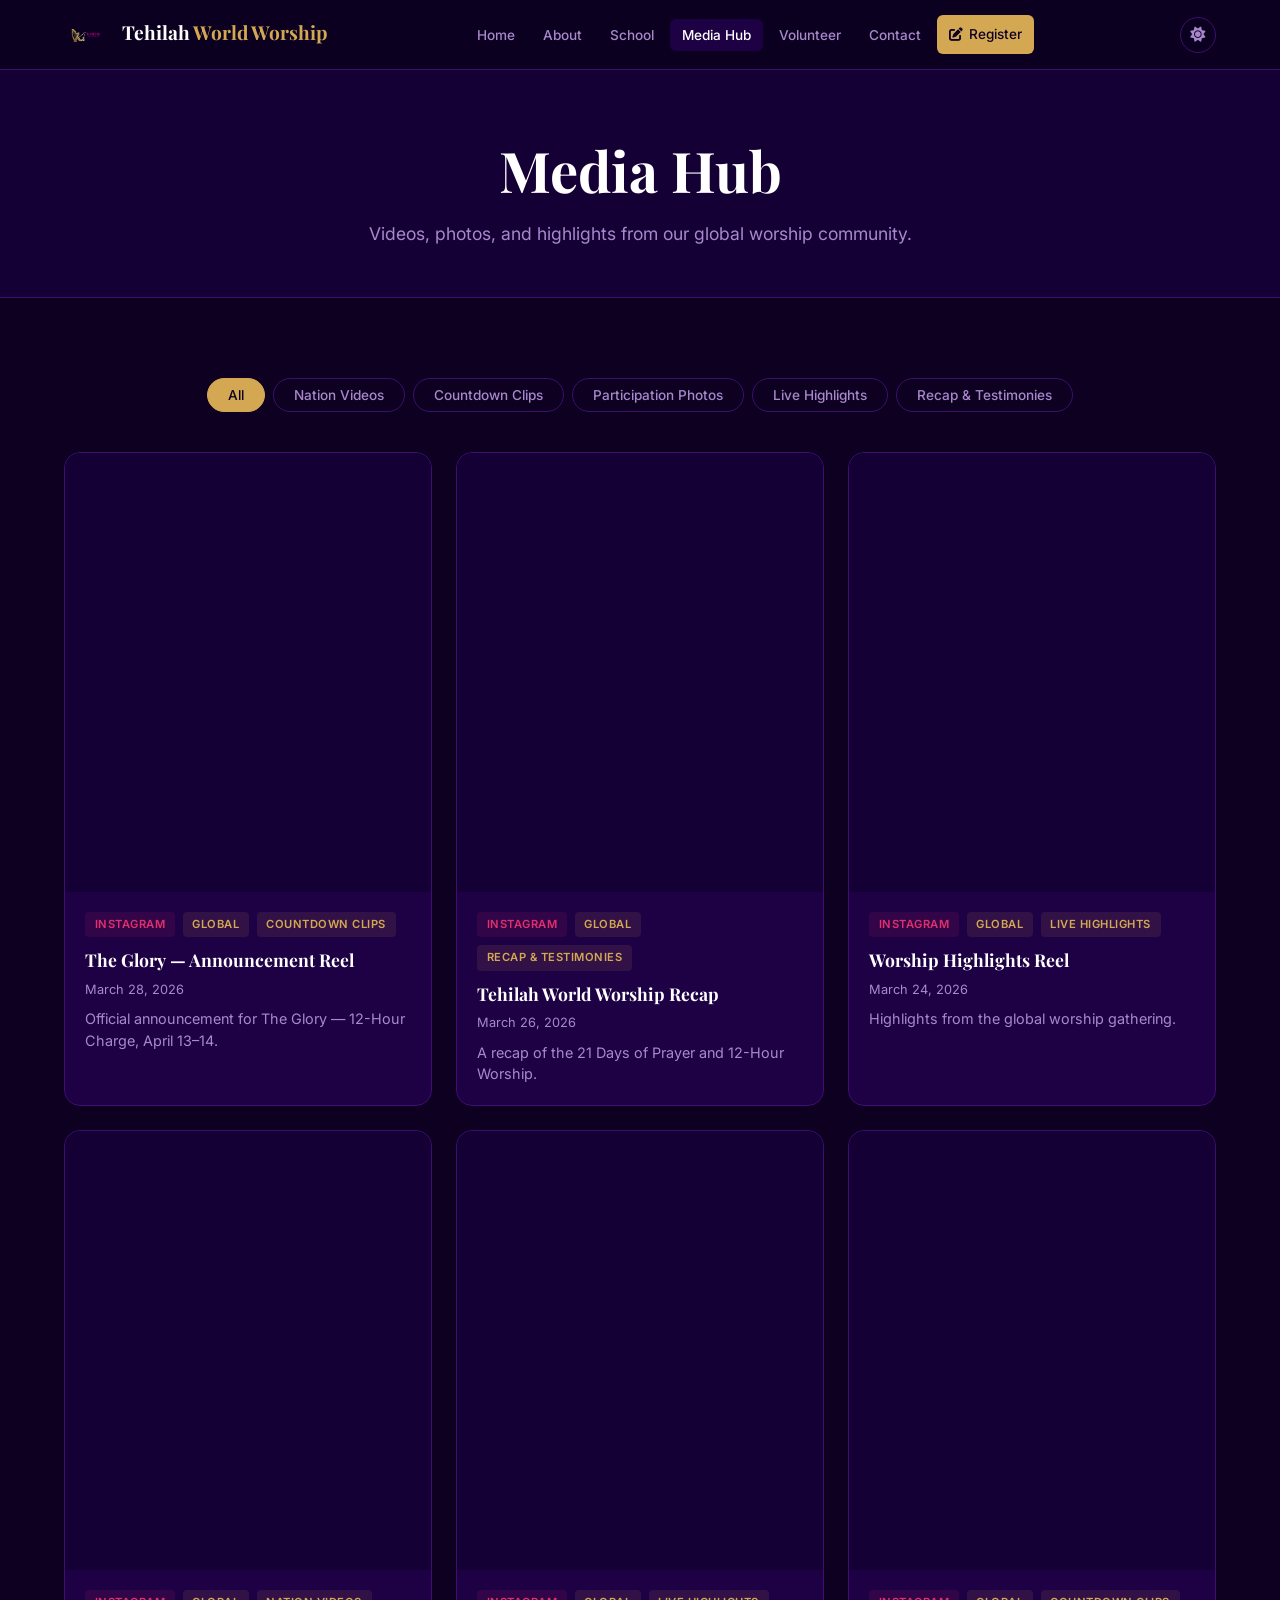
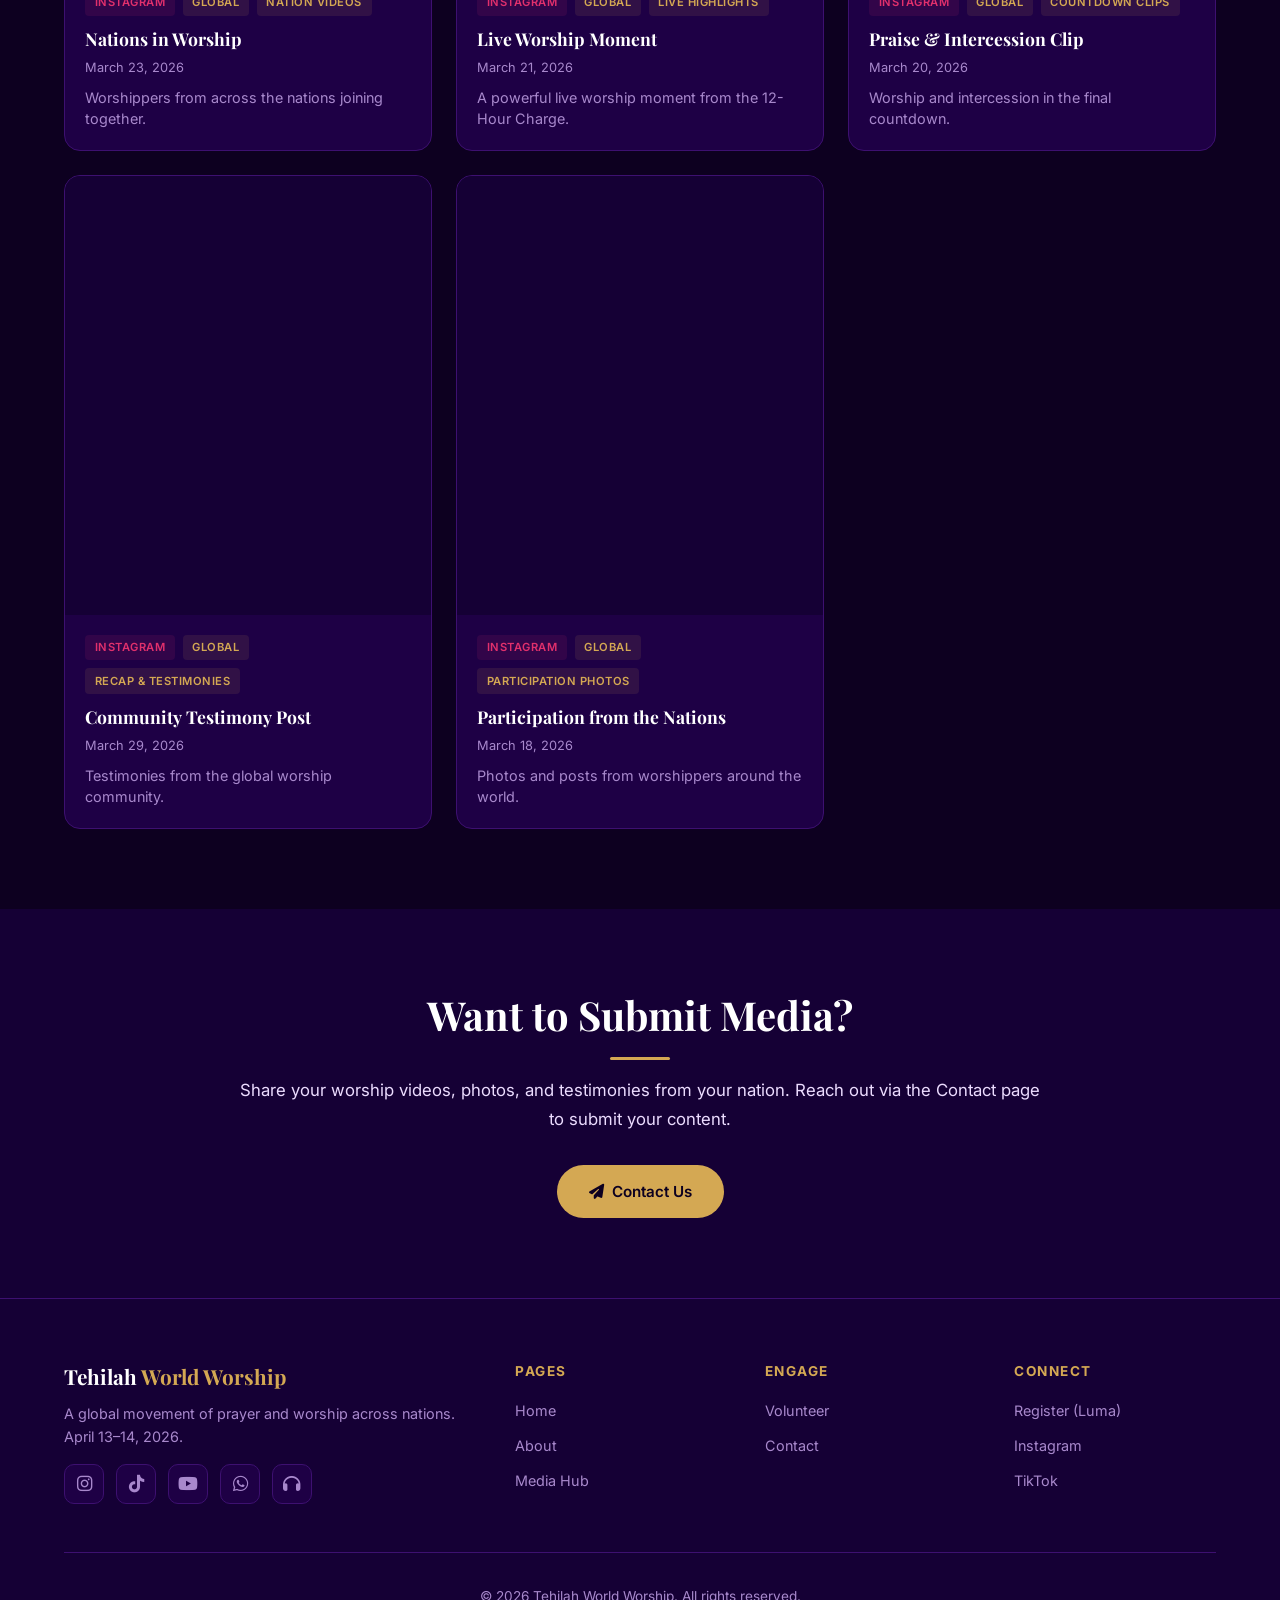
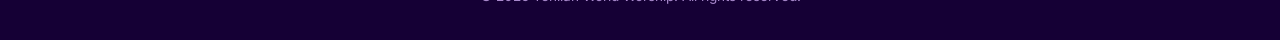
<file: media-hub.html>
<!DOCTYPE html>
<html lang="en">
<head>
  <meta charset="UTF-8">
  <meta name="viewport" content="width=device-width, initial-scale=1.0">
  <title>Media Hub | Tehilah World Worship</title>
  <meta name="description" content="Videos, photos, and highlights from Tehilah World Worship — worship content from nations around the world.">
  <!-- Open Graph / Social Preview -->
  <meta property="og:type" content="website">
  <meta property="og:url" content="https://tehilahworldworship.com/media-hub.html">
  <meta property="og:title" content="Media Hub | Tehilah World Worship">
  <meta property="og:description" content="Videos, photos, and highlights from Tehilah World Worship — worship content from nations around the world.">
  <meta property="og:image" content="https://tehilahworldworship.com/images/logo.png">
  <meta property="og:image:alt" content="Tehilah World Worship">
  <meta name="twitter:card" content="summary">
  <meta name="twitter:title" content="Media Hub | Tehilah World Worship">
  <meta name="twitter:description" content="Videos, photos, and highlights from Tehilah World Worship — worship content from nations around the world.">
  <meta name="twitter:image" content="https://tehilahworldworship.com/images/logo.png">
  <link rel="stylesheet" href="css/styles.css">
  <link rel="stylesheet" href="https://cdnjs.cloudflare.com/ajax/libs/font-awesome/6.5.0/css/all.min.css">
  <script>
    (function(){var t=localStorage.getItem('tww-theme')||'dark';document.documentElement.setAttribute('data-theme',t);})();
  </script>
</head>
<body>

  <!-- Navigation -->
  <nav class="site-nav">
    <div class="nav-inner">
      <a href="index.html" class="nav-brand">
        <img src="images/logo.png" alt="Tehilah World Worship" class="nav-logo">
        Tehilah <span>World Worship</span>
      </a>
      <button class="nav-toggle" aria-label="Toggle navigation"><i class="fas fa-bars"></i></button>
      <ul class="nav-links">
        <li><a href="index.html">Home</a></li>
        <li><a href="about.html">About</a></li>
        <li><a href="school.html">School</a></li>
        <li><a href="media-hub.html" class="active">Media Hub</a></li>
        <li><a href="volunteer.html">Volunteer</a></li>
        <li><a href="contact.html">Contact</a></li>
        <li><a href="https://luma.com/x8l544o3" target="_blank" rel="noopener" class="nav-register"><i class="fas fa-pen-to-square"></i> Register</a></li>
      </ul>
      <button class="theme-toggle" id="theme-toggle" aria-label="Toggle light/dark mode"><i class="fas fa-sun"></i></button>
    </div>
  </nav>

  <a href="https://luma.com/x8l544o3" target="_blank" rel="noopener" class="floating-register">
    <i class="fas fa-pen-to-square"></i> Register Now
  </a>

  <!-- Page Hero -->
  <section class="page-hero">
    <div class="container">
      <h1>Media Hub</h1>
      <p>Videos, photos, and highlights from our global worship community.</p>
    </div>
  </section>

  <!-- Media Hub -->
  <section class="section">
    <div class="container">

      <!-- Filters -->
      <div class="media-filters" id="media-filters">
        <button class="filter-btn active" data-filter="all">All</button>
        <button class="filter-btn" data-filter="Nation Videos">Nation Videos</button>
        <button class="filter-btn" data-filter="Countdown Clips">Countdown Clips</button>
        <button class="filter-btn" data-filter="Participation Photos">Participation Photos</button>
        <button class="filter-btn" data-filter="Live Highlights">Live Highlights</button>
        <button class="filter-btn" data-filter="Recap & Testimonies">Recap &amp; Testimonies</button>
      </div>

      <!-- Media Grid -->
      <div class="media-grid" id="media-grid">
        <!-- Populated by JS from media-data.js -->
      </div>

    </div>
  </section>

  <!-- How to Add Media (admin note) -->
  <section class="section section-alt">
    <div class="container">
      <div class="content-block reveal" style="text-align:center;">
        <h2>Want to Submit Media?</h2>
        <div class="section-divider"></div>
        <p>Share your worship videos, photos, and testimonies from your nation. Reach out via the Contact page to submit your content.</p>
        <a href="contact.html" class="btn btn-primary" style="margin-top:1rem;">
          <i class="fas fa-paper-plane"></i> Contact Us
        </a>
      </div>
    </div>
  </section>

  <!-- Footer -->
  <footer class="site-footer">
    <div class="container">
      <div class="footer-grid">
        <div class="footer-brand">
          <h3>Tehilah <span>World Worship</span></h3>
          <p>A global movement of prayer and worship across nations. April 13–14, 2026.</p>
          <div class="social-links" style="margin-top:1rem;">
            <a href="https://www.instagram.com/tehilahworldworship?igsh=OGNpNnZlYnFkcG0z" target="_blank" rel="noopener" class="social-link" aria-label="Instagram"><i class="fab fa-instagram"></i></a>
            <a href="https://www.tiktok.com/@tehilahworldworsh?_r=1&_t=ZG-945OzaO6s9A" target="_blank" rel="noopener" class="social-link" aria-label="TikTok"><i class="fab fa-tiktok"></i></a>
            <a href="#" class="social-link" aria-label="YouTube"><i class="fab fa-youtube"></i></a>
            <a href="https://wa.me/4915510653317" target="_blank" rel="noopener" class="social-link" aria-label="WhatsApp"><i class="fab fa-whatsapp"></i></a>
            <a href="#" class="social-link" aria-label="MixLR"><i class="fas fa-headphones"></i></a>
          </div>
        </div>
        <div class="footer-col">
          <h4>Pages</h4>
          <ul>
            <li><a href="index.html">Home</a></li>
            <li><a href="about.html">About</a></li>
            <li><a href="media-hub.html">Media Hub</a></li>
          </ul>
        </div>
        <div class="footer-col">
          <h4>Engage</h4>
          <ul>
            <li><a href="volunteer.html">Volunteer</a></li>
            <li><a href="contact.html">Contact</a></li>
          </ul>
        </div>
        <div class="footer-col">
          <h4>Connect</h4>
          <ul>
            <li><a href="https://luma.com/x8l544o3" target="_blank" rel="noopener">Register (Luma)</a></li>
            <li><a href="https://www.instagram.com/tehilahworldworship?igsh=OGNpNnZlYnFkcG0z" target="_blank" rel="noopener">Instagram</a></li>
            <li><a href="https://www.tiktok.com/@tehilahworldworsh?_r=1&_t=ZG-945OzaO6s9A" target="_blank" rel="noopener">TikTok</a></li>
          </ul>
        </div>
      </div>
      <div class="footer-bottom">
        <p>© 2026 Tehilah World Worship. All rights reserved.</p>
      </div>
    </div>
  </footer>

  <script src="js/media-data.js"></script>
  <script src="js/app.js"></script>
</body>
</html>
</file>
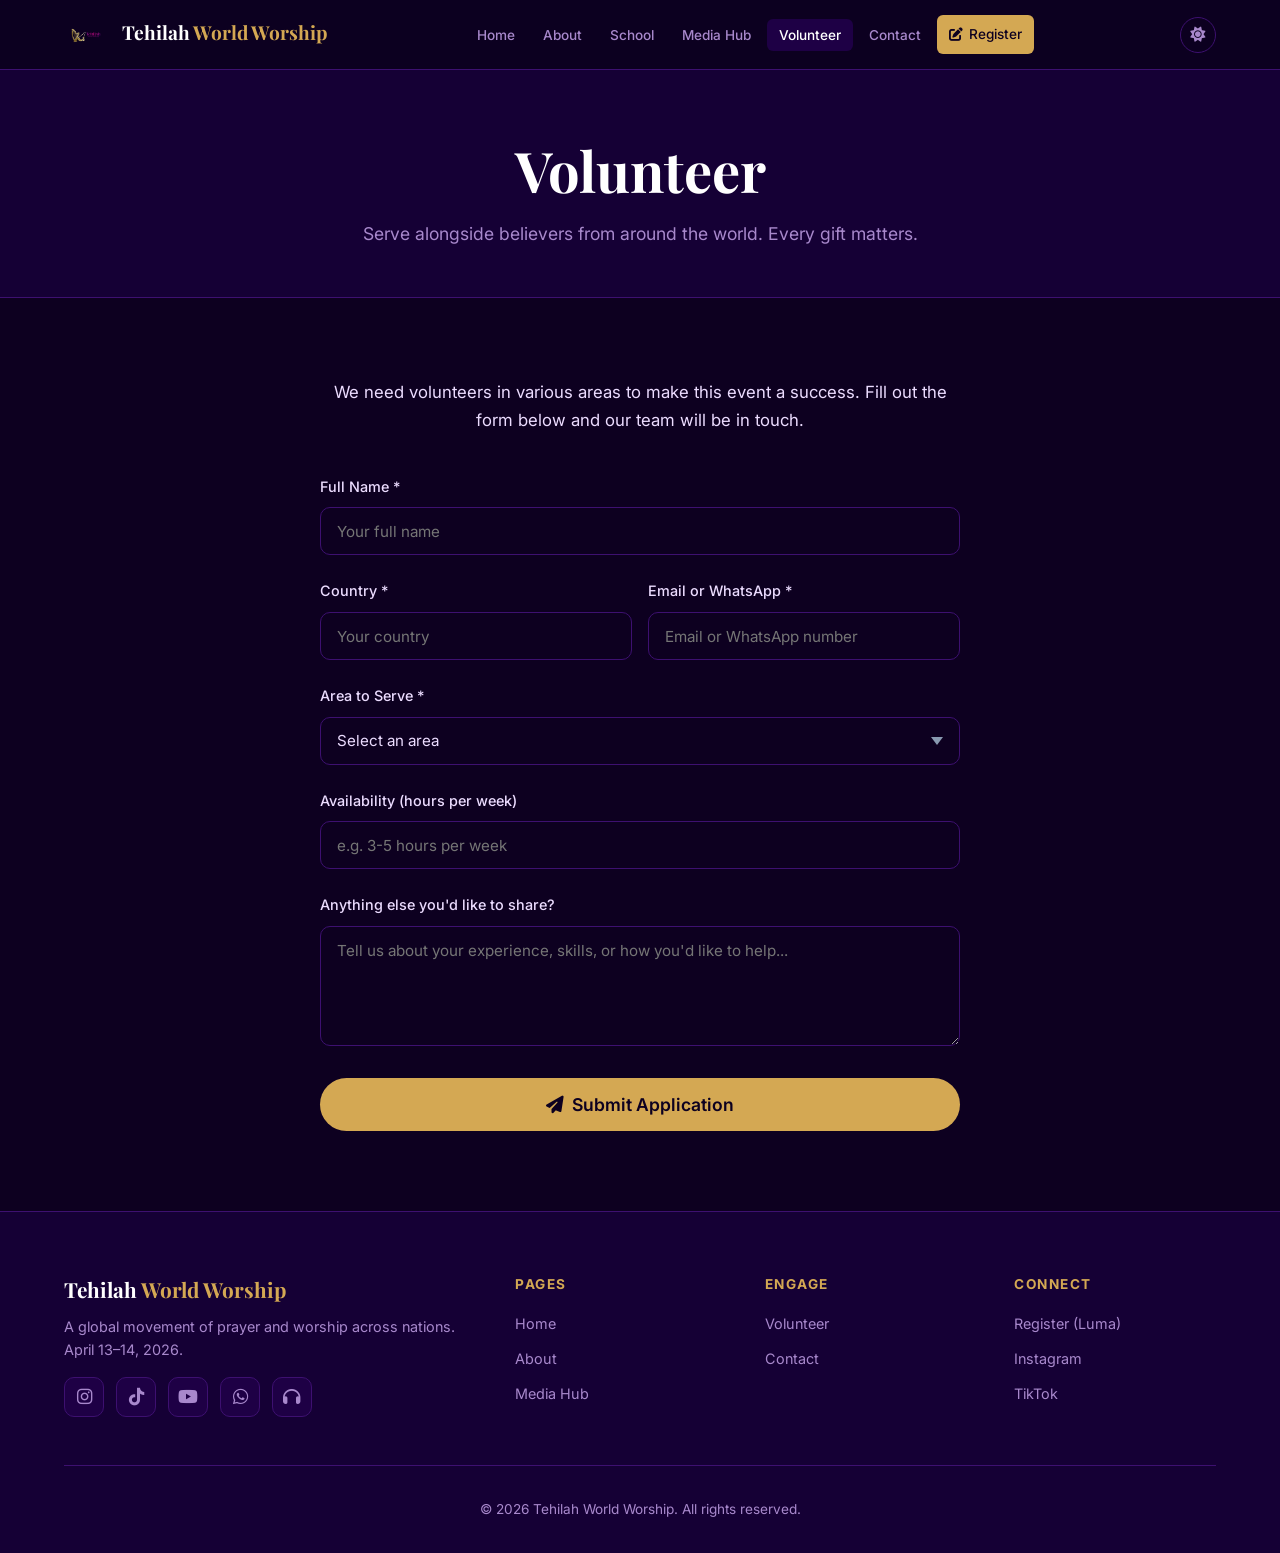
<file: volunteer.html>
<!DOCTYPE html>
<html lang="en">
<head>
  <meta charset="UTF-8">
  <meta name="viewport" content="width=device-width, initial-scale=1.0">
  <title>Volunteer | Tehilah World Worship</title>
  <meta name="description" content="Volunteer with Tehilah World Worship — serve in media, graphics, translation, tech, and more.">
  <!-- Open Graph / Social Preview -->
  <meta property="og:type" content="website">
  <meta property="og:url" content="https://tehilahworldworship.com/volunteer.html">
  <meta property="og:title" content="Volunteer | Tehilah World Worship">
  <meta property="og:description" content="Volunteer with Tehilah World Worship — serve in media, graphics, translation, tech, and more.">
  <meta property="og:image" content="https://tehilahworldworship.com/images/logo.png">
  <meta property="og:image:alt" content="Tehilah World Worship">
  <meta name="twitter:card" content="summary">
  <meta name="twitter:title" content="Volunteer | Tehilah World Worship">
  <meta name="twitter:description" content="Volunteer with Tehilah World Worship — serve in media, graphics, translation, tech, and more.">
  <meta name="twitter:image" content="https://tehilahworldworship.com/images/logo.png">
  <link rel="stylesheet" href="css/styles.css">
  <link rel="stylesheet" href="https://cdnjs.cloudflare.com/ajax/libs/font-awesome/6.5.0/css/all.min.css">
  <script>
    (function(){var t=localStorage.getItem('tww-theme')||'dark';document.documentElement.setAttribute('data-theme',t);})();
  </script>
</head>
<body>

  <!-- Navigation -->
  <nav class="site-nav">
    <div class="nav-inner">
      <a href="index.html" class="nav-brand">
        <img src="images/logo.png" alt="Tehilah World Worship" class="nav-logo">
        Tehilah <span>World Worship</span>
      </a>
      <button class="nav-toggle" aria-label="Toggle navigation"><i class="fas fa-bars"></i></button>
      <ul class="nav-links">
        <li><a href="index.html">Home</a></li>
        <li><a href="about.html">About</a></li>
        <li><a href="school.html">School</a></li>
        <li><a href="media-hub.html">Media Hub</a></li>
        <li><a href="volunteer.html" class="active">Volunteer</a></li>
        <li><a href="contact.html">Contact</a></li>
        <li><a href="https://luma.com/x8l544o3" target="_blank" rel="noopener" class="nav-register"><i class="fas fa-pen-to-square"></i> Register</a></li>
      </ul>
      <button class="theme-toggle" id="theme-toggle" aria-label="Toggle light/dark mode"><i class="fas fa-sun"></i></button>
    </div>
  </nav>

  <a href="https://luma.com/x8l544o3" target="_blank" rel="noopener" class="floating-register">
    <i class="fas fa-pen-to-square"></i> Register Now
  </a>

  <!-- Page Hero -->
  <section class="page-hero">
    <div class="container">
      <h1>Volunteer</h1>
      <p>Serve alongside believers from around the world. Every gift matters.</p>
    </div>
  </section>

  <!-- Volunteer Form -->
  <section class="section">
    <div class="container">
      <div class="form-section">
        <div class="content-block reveal" style="text-align:center;margin-bottom:2.5rem;">
          <p>We need volunteers in various areas to make this event a success. Fill out the form below and our team will be in touch.</p>
        </div>

        <form id="volunteer-form" class="reveal">
          <div class="form-group">
            <label for="vol-name">Full Name *</label>
            <input type="text" id="vol-name" name="name" class="form-input" placeholder="Your full name" required>
          </div>

          <div class="form-row">
            <div class="form-group">
              <label for="vol-country">Country *</label>
              <input type="text" id="vol-country" name="country" class="form-input" placeholder="Your country" required>
            </div>
            <div class="form-group">
              <label for="vol-contact">Email or WhatsApp *</label>
              <input type="text" id="vol-contact" name="contact" class="form-input" placeholder="Email or WhatsApp number" required>
            </div>
          </div>

          <div class="form-group">
            <label for="vol-area">Area to Serve *</label>
            <select id="vol-area" name="area" class="form-select" required>
              <option value="">Select an area</option>
              <option value="Media Posting">Media Posting</option>
              <option value="Graphics">Graphics</option>
              <option value="Video Editing">Video Editing</option>
              <option value="Translation (FR/RU)">Translation (French / Russian)</option>
              <option value="Tech (Zoom/Streaming)">Tech (Zoom / Streaming)</option>
              <option value="Scheduling">Scheduling</option>
              <option value="Registration (Luma)">Registration (Luma)</option>
            </select>
          </div>

          <div class="form-group">
            <label for="vol-hours">Availability (hours per week)</label>
            <input type="text" id="vol-hours" name="availability" class="form-input" placeholder="e.g. 3-5 hours per week">
          </div>

          <div class="form-group">
            <label for="vol-message">Anything else you'd like to share?</label>
            <textarea id="vol-message" name="message" class="form-textarea" placeholder="Tell us about your experience, skills, or how you'd like to help..."></textarea>
          </div>

          <button type="submit" class="btn btn-primary btn-lg" style="width:100%;justify-content:center;">
            <i class="fas fa-paper-plane"></i> Submit Application
          </button>

          <div class="form-submit-msg"></div>
        </form>
      </div>
    </div>
  </section>

  <!-- Footer -->
  <footer class="site-footer">
    <div class="container">
      <div class="footer-grid">
        <div class="footer-brand">
          <h3>Tehilah <span>World Worship</span></h3>
          <p>A global movement of prayer and worship across nations. April 13–14, 2026.</p>
          <div class="social-links" style="margin-top:1rem;">
            <a href="https://www.instagram.com/tehilahworldworship?igsh=OGNpNnZlYnFkcG0z" target="_blank" rel="noopener" class="social-link" aria-label="Instagram"><i class="fab fa-instagram"></i></a>
            <a href="https://www.tiktok.com/@tehilahworldworsh?_r=1&_t=ZG-945OzaO6s9A" target="_blank" rel="noopener" class="social-link" aria-label="TikTok"><i class="fab fa-tiktok"></i></a>
            <a href="#" class="social-link" aria-label="YouTube"><i class="fab fa-youtube"></i></a>
            <a href="https://wa.me/4915510653317" target="_blank" rel="noopener" class="social-link" aria-label="WhatsApp"><i class="fab fa-whatsapp"></i></a>
            <a href="#" class="social-link" aria-label="MixLR"><i class="fas fa-headphones"></i></a>
          </div>
        </div>
        <div class="footer-col">
          <h4>Pages</h4>
          <ul>
            <li><a href="index.html">Home</a></li>
            <li><a href="about.html">About</a></li>
            <li><a href="media-hub.html">Media Hub</a></li>
          </ul>
        </div>
        <div class="footer-col">
          <h4>Engage</h4>
          <ul>
            <li><a href="volunteer.html">Volunteer</a></li>
            <li><a href="contact.html">Contact</a></li>
          </ul>
        </div>
        <div class="footer-col">
          <h4>Connect</h4>
          <ul>
            <li><a href="https://luma.com/x8l544o3" target="_blank" rel="noopener">Register (Luma)</a></li>
            <li><a href="https://www.instagram.com/tehilahworldworship?igsh=OGNpNnZlYnFkcG0z" target="_blank" rel="noopener">Instagram</a></li>
            <li><a href="https://www.tiktok.com/@tehilahworldworsh?_r=1&_t=ZG-945OzaO6s9A" target="_blank" rel="noopener">TikTok</a></li>
          </ul>
        </div>
      </div>
      <div class="footer-bottom">
        <p>© 2026 Tehilah World Worship. All rights reserved.</p>
      </div>
    </div>
  </footer>

  <script src="js/app.js"></script>
</body>
</html>
</file>
<file: css/styles.css>
/* ============================================
   Tehilah World Worship - Global Styles
   Theme: Deep purple + gold accents
   ============================================ */

@import url('https://fonts.googleapis.com/css2?family=Playfair+Display:ital,wght@0,400;0,600;0,700;1,400&family=Inter:wght@300;400;500;600;700&display=swap');

/* --- CSS Variables --- */
:root {
  --color-bg: #0d0020;
  --color-bg-alt: #150035;
  --color-surface: #1e0045;
  --color-surface-light: #2d0066;
  --color-gold: #d4a853;
  --color-gold-light: #e8c97a;
  --color-gold-dark: #b8922e;
  --color-white: #ffffff;
  --color-text: #ecdcff;
  --color-text-muted: #a888cc;
  --color-border: #3d1070;
  --font-heading: 'Playfair Display', Georgia, serif;
  --font-body: 'Inter', -apple-system, BlinkMacSystemFont, sans-serif;
  --max-width: 1200px;
  --nav-height: 70px;
  --transition: 0.3s ease;
}

/* ============================================
   LIGHT THEME
   ============================================ */
[data-theme="light"] {
  --color-bg: #ffffff;
  --color-bg-alt: #f7f3ff;
  --color-surface: #efe8ff;
  --color-surface-light: #e2d4ff;
  --color-text: #1a0a2e;
  --color-text-muted: #614882;
  --color-border: #d5c7eb;
}

[data-theme="light"] h1,
[data-theme="light"] h2,
[data-theme="light"] h3,
[data-theme="light"] h4 {
  color: #1a0a2e;
}

[data-theme="light"] .site-nav {
  background: rgba(255, 255, 255, 0.97);
  border-bottom-color: var(--color-border);
}

[data-theme="light"] .nav-brand {
  color: #1a0a2e;
}

[data-theme="light"] .nav-links a {
  color: var(--color-text-muted);
}

[data-theme="light"] .nav-links a:hover,
[data-theme="light"] .nav-links a.active {
  color: #1a0a2e;
  background: var(--color-surface);
}

[data-theme="light"] .nav-toggle {
  color: #1a0a2e;
}

[data-theme="light"] .nav-links {
  background: #ffffff;
}

[data-theme="light"] .hero::before {
  background:
    radial-gradient(ellipse at 20% 50%, rgba(212, 168, 83, 0.07) 0%, transparent 60%),
    radial-gradient(ellipse at 80% 20%, rgba(150, 80, 255, 0.05) 0%, transparent 50%);
}

[data-theme="light"] #hero-canvas { opacity: 0.05; }

[data-theme="light"] .countdown-number {
  color: #1a0a2e;
}

[data-theme="light"] .btn-outline {
  color: #1a0a2e;
  border-color: var(--color-border);
}

[data-theme="light"] .btn-outline:hover {
  color: var(--color-gold-dark);
  border-color: var(--color-gold);
}

[data-theme="light"] .btn-secondary {
  color: #1a0a2e;
}

[data-theme="light"] .btn-secondary:hover {
  color: #1a0a2e;
  background: var(--color-surface-light);
}

[data-theme="light"] .footer-col ul a:hover {
  color: #1a0a2e;
}

[data-theme="light"] .footer-bottom {
  border-top-color: var(--color-border);
}

/* ============================================
   THEME TOGGLE BUTTON
   ============================================ */
.theme-toggle {
  background: transparent;
  border: 1px solid var(--color-border);
  color: var(--color-text-muted);
  width: 36px;
  height: 36px;
  border-radius: 50%;
  cursor: pointer;
  display: flex;
  align-items: center;
  justify-content: center;
  font-size: 0.95rem;
  transition: all var(--transition);
  flex-shrink: 0;
  margin-left: 0.5rem;
}

.theme-toggle:hover {
  border-color: var(--color-gold);
  color: var(--color-gold);
}

/* --- Reset & Base --- */
*, *::before, *::after {
  box-sizing: border-box;
  margin: 0;
  padding: 0;
}

html {
  scroll-behavior: smooth;
  font-size: 16px;
}

body {
  font-family: var(--font-body);
  background: var(--color-bg);
  color: var(--color-text);
  line-height: 1.7;
  -webkit-font-smoothing: antialiased;
  overflow-x: hidden;
}

img {
  max-width: 100%;
  height: auto;
  display: block;
}

a {
  color: var(--color-gold);
  text-decoration: none;
  transition: color var(--transition);
}

a:hover {
  color: var(--color-gold-light);
}

h1, h2, h3, h4 {
  font-family: var(--font-heading);
  color: var(--color-white);
  line-height: 1.3;
}

h1 { font-size: clamp(2rem, 5vw, 3.5rem); }
h2 { font-size: clamp(1.5rem, 3.5vw, 2.5rem); }
h3 { font-size: clamp(1.2rem, 2.5vw, 1.5rem); }

.container {
  width: 100%;
  max-width: var(--max-width);
  margin: 0 auto;
  padding: 0 1.5rem;
}

/* --- Utility --- */
.text-gold { color: var(--color-gold); }
.text-center { text-align: center; }

/* ============================================
   NAVIGATION
   ============================================ */
.site-nav {
  position: fixed;
  top: 0;
  left: 0;
  right: 0;
  height: var(--nav-height);
  background: rgba(13, 0, 32, 0.96);
  backdrop-filter: blur(12px);
  border-bottom: 1px solid var(--color-border);
  z-index: 1000;
  display: flex;
  align-items: center;
}

.nav-inner {
  width: 100%;
  max-width: var(--max-width);
  margin: 0 auto;
  padding: 0 1.5rem;
  display: flex;
  align-items: center;
  justify-content: space-between;
}

.nav-brand {
  font-family: var(--font-heading);
  font-size: 1.2rem;
  color: var(--color-white);
  font-weight: 700;
  white-space: nowrap;
  text-decoration: none;
}

.nav-brand span {
  color: var(--color-gold);
}

.nav-logo {
  height: 44px;
  width: auto;
  display: inline-block;
  vertical-align: middle;
  margin-right: 0.6rem;
  border-radius: 4px;
}

/* ============================================
   POSTERS GRID
   ============================================ */
.posters-grid {
  display: grid;
  grid-template-columns: repeat(auto-fit, minmax(220px, 1fr));
  gap: 1.5rem;
  margin-top: 2rem;
}

.poster-card {
  border-radius: var(--radius);
  overflow: hidden;
  box-shadow: 0 4px 20px rgba(0,0,0,0.4);
  position: relative;
  transition: transform 0.3s ease, box-shadow 0.3s ease;
}

.poster-card:hover {
  transform: translateY(-6px);
  box-shadow: 0 10px 30px rgba(0,0,0,0.5);
}

.poster-card img {
  width: 100%;
  display: block;
  aspect-ratio: 3/4;
  object-fit: cover;
}

.poster-label {
  position: absolute;
  bottom: 0;
  left: 0;
  right: 0;
  background: linear-gradient(transparent, rgba(0,0,0,0.85));
  color: #fff;
  font-size: 0.85rem;
  font-weight: 600;
  padding: 1.5rem 1rem 0.75rem;
  text-align: center;
  letter-spacing: 0.05em;
  text-transform: uppercase;
}

.nav-links {
  display: flex;
  list-style: none;
  gap: 0.25rem;
  align-items: center;
}

.nav-links a {
  color: var(--color-text-muted);
  font-size: 0.85rem;
  font-weight: 500;
  padding: 0.5rem 0.75rem;
  border-radius: 6px;
  transition: all var(--transition);
  white-space: nowrap;
}

.nav-links a:hover,
.nav-links a.active {
  color: var(--color-white);
  background: var(--color-surface);
}

.nav-register {
  display: inline-flex;
  align-items: center;
  gap: 0.4rem;
  background: var(--color-gold);
  color: var(--color-bg) !important;
  font-weight: 600;
  font-size: 0.85rem;
  padding: 0.5rem 1.2rem;
  border-radius: 50px;
  transition: all var(--transition);
}

.nav-register:hover {
  background: var(--color-gold-light);
  color: var(--color-bg) !important;
  transform: translateY(-1px);
}

/* Mobile nav toggle */
.nav-toggle {
  display: none;
  background: none;
  border: none;
  color: var(--color-white);
  font-size: 1.5rem;
  cursor: pointer;
  padding: 0.5rem;
}

@media (max-width: 1024px) {
  .nav-toggle { display: block; }

  .nav-links {
    position: fixed;
    top: var(--nav-height);
    left: 0;
    right: 0;
    bottom: 0;
    background: var(--color-bg);
    flex-direction: column;
    padding: 2rem 1.5rem;
    gap: 0.5rem;
    transform: translateX(100%);
    transition: transform 0.3s ease;
    overflow-y: auto;
  }

  .nav-links.open {
    transform: translateX(0);
  }

  .nav-links a {
    font-size: 1.1rem;
    padding: 0.75rem 1rem;
    display: block;
  }

  .nav-register {
    margin-top: 1rem;
    text-align: center;
    justify-content: center;
    font-size: 1rem;
    padding: 0.75rem 1.5rem;
  }
}

/* ============================================
   FLOATING REGISTER BUTTON (Mobile)
   ============================================ */
.floating-register {
  display: none;
  position: fixed;
  bottom: 1.5rem;
  right: 1.5rem;
  background: var(--color-gold);
  color: var(--color-bg);
  font-weight: 700;
  font-size: 0.9rem;
  padding: 0.85rem 1.5rem;
  border-radius: 50px;
  box-shadow: 0 4px 20px rgba(212, 168, 83, 0.4);
  z-index: 999;
  text-decoration: none;
  transition: all var(--transition);
}

.floating-register:hover {
  background: var(--color-gold-light);
  color: var(--color-bg);
  transform: translateY(-2px);
  box-shadow: 0 6px 25px rgba(212, 168, 83, 0.5);
}

@media (max-width: 768px) {
  .floating-register { display: flex; align-items: center; gap: 0.5rem; }
}

/* ============================================
   HERO SECTION
   ============================================ */
.hero {
  min-height: 100vh;
  display: flex;
  align-items: center;
  justify-content: center;
  text-align: center;
  padding: calc(var(--nav-height) + 2rem) 1.5rem 4rem;
  position: relative;
  overflow: hidden;
}

.hero::before {
  content: '';
  position: absolute;
  inset: 0;
  background:
    radial-gradient(ellipse at 20% 50%, rgba(212, 168, 83, 0.08) 0%, transparent 60%),
    radial-gradient(ellipse at 80% 20%, rgba(120, 40, 220, 0.18) 0%, transparent 50%);
}

#hero-canvas {
  position: absolute;
  inset: 0;
  width: 100%;
  height: 100%;
  z-index: 0;
  display: block;
}

.hero-content {
  position: relative;
  z-index: 2;
  max-width: 800px;
}

.hero-label {
  display: inline-block;
  font-size: 0.8rem;
  font-weight: 600;
  text-transform: uppercase;
  letter-spacing: 3px;
  color: var(--color-gold);
  margin-bottom: 1.5rem;
  padding: 0.4rem 1.2rem;
  border: 1px solid rgba(212, 168, 83, 0.3);
  border-radius: 50px;
}

.hero h1 {
  font-size: clamp(2.5rem, 7vw, 4.5rem);
  margin-bottom: 1rem;
  font-weight: 700;
}

.hero h1 span {
  display: block;
  color: var(--color-gold);
}

.hero-subtitle {
  font-size: clamp(1rem, 2.5vw, 1.35rem);
  color: var(--color-text-muted);
  margin-bottom: 2.5rem;
  font-weight: 300;
}

.hero-ctas {
  display: flex;
  gap: 1rem;
  justify-content: center;
  flex-wrap: wrap;
  margin-bottom: 3rem;
}

/* --- Countdown --- */
.countdown {
  display: flex;
  gap: 1.5rem;
  justify-content: center;
  flex-wrap: wrap;
  margin-top: 2rem;
}

.countdown-label {
  font-size: 0.85rem;
  color: var(--color-text-muted);
  text-transform: uppercase;
  letter-spacing: 2px;
  margin-bottom: 1rem;
  width: 100%;
  text-align: center;
}

.countdown-unit {
  text-align: center;
}

.countdown-number {
  display: block;
  font-family: var(--font-heading);
  font-size: clamp(2rem, 5vw, 3.5rem);
  font-weight: 700;
  color: var(--color-white);
  line-height: 1;
  min-width: 70px;
  padding: 0.75rem;
  background: var(--color-surface);
  border: 1px solid var(--color-border);
  border-radius: 12px;
}

.countdown-text {
  display: block;
  font-size: 0.75rem;
  color: var(--color-text-muted);
  text-transform: uppercase;
  letter-spacing: 1px;
  margin-top: 0.5rem;
}

/* ============================================
   BUTTONS
   ============================================ */
.btn {
  display: inline-flex;
  align-items: center;
  gap: 0.5rem;
  font-family: var(--font-body);
  font-weight: 600;
  font-size: 0.95rem;
  padding: 0.85rem 2rem;
  border-radius: 50px;
  border: none;
  cursor: pointer;
  transition: all var(--transition);
  text-decoration: none;
}

.btn-primary {
  background: var(--color-gold);
  color: var(--color-bg);
}

.btn-primary:hover {
  background: var(--color-gold-light);
  color: var(--color-bg);
  transform: translateY(-2px);
  box-shadow: 0 4px 20px rgba(212, 168, 83, 0.3);
}

.btn-outline {
  background: transparent;
  color: var(--color-white);
  border: 2px solid var(--color-border);
}

.btn-outline:hover {
  border-color: var(--color-gold);
  color: var(--color-gold);
  transform: translateY(-2px);
}

.btn-secondary {
  background: var(--color-surface);
  color: var(--color-text);
  border: 1px solid var(--color-border);
}

.btn-secondary:hover {
  background: var(--color-surface-light);
  color: var(--color-white);
}

.btn-lg {
  font-size: 1.1rem;
  padding: 1rem 2.5rem;
}

.btn-sm {
  font-size: 0.85rem;
  padding: 0.5rem 1.25rem;
}

/* ============================================
   SECTIONS
   ============================================ */
.section {
  padding: 5rem 0;
}

.section-alt {
  background: var(--color-bg-alt);
}

.section-header {
  text-align: center;
  margin-bottom: 3.5rem;
}

.section-header h2 {
  margin-bottom: 1rem;
}

.section-header p {
  color: var(--color-text-muted);
  max-width: 600px;
  margin: 0 auto;
  font-size: 1.05rem;
}

.section-divider {
  width: 60px;
  height: 3px;
  background: var(--color-gold);
  margin: 1rem auto;
  border-radius: 2px;
}

/* ============================================
   PAGE HEADER (inner pages)
   ============================================ */
.page-hero {
  padding: calc(var(--nav-height) + 4rem) 0 3rem;
  text-align: center;
  background: var(--color-bg-alt);
  border-bottom: 1px solid var(--color-border);
}

.page-hero h1 {
  margin-bottom: 0.75rem;
}

.page-hero p {
  color: var(--color-text-muted);
  font-size: 1.1rem;
  max-width: 600px;
  margin: 0 auto;
}

/* ============================================
   CARDS
   ============================================ */
.card {
  background: var(--color-surface);
  border: 1px solid var(--color-border);
  border-radius: 16px;
  padding: 2rem;
  transition: all var(--transition);
}

.card:hover {
  border-color: rgba(212, 168, 83, 0.3);
  transform: translateY(-2px);
}

.card-icon {
  width: 56px;
  height: 56px;
  display: flex;
  align-items: center;
  justify-content: center;
  background: rgba(212, 168, 83, 0.1);
  color: var(--color-gold);
  border-radius: 12px;
  font-size: 1.5rem;
  margin-bottom: 1.25rem;
}

.card h3 {
  margin-bottom: 0.75rem;
}

.card p {
  color: var(--color-text-muted);
  font-size: 0.95rem;
}

/* Steps cards */
.steps-grid {
  display: grid;
  grid-template-columns: repeat(auto-fit, minmax(280px, 1fr));
  gap: 2rem;
}

.step-number {
  display: inline-flex;
  align-items: center;
  justify-content: center;
  width: 40px;
  height: 40px;
  background: var(--color-gold);
  color: var(--color-bg);
  font-weight: 700;
  border-radius: 50%;
  font-size: 1rem;
  margin-bottom: 1rem;
}

/* ============================================
   NATIONS GRID
   ============================================ */
.nations-grid {
  display: grid;
  grid-template-columns: repeat(auto-fill, minmax(140px, 1fr));
  gap: 1rem;
}

.nation-item {
  background: var(--color-surface);
  border: 1px solid var(--color-border);
  border-radius: 12px;
  padding: 1.25rem 1rem;
  text-align: center;
  font-size: 0.95rem;
  color: var(--color-text);
  transition: all var(--transition);
}

.nation-item:hover {
  border-color: var(--color-gold);
  color: var(--color-gold);
}

/* ============================================
   VIDEO EMBED
   ============================================ */
.video-container {
  position: relative;
  width: 100%;
  padding-bottom: 56.25%;
  border-radius: 16px;
  overflow: hidden;
  background: var(--color-surface);
  border: 1px solid var(--color-border);
}

.video-container iframe {
  position: absolute;
  top: 0; left: 0;
  width: 100%;
  height: 100%;
  border: none;
}

.video-placeholder {
  position: absolute;
  inset: 0;
  display: flex;
  flex-direction: column;
  align-items: center;
  justify-content: center;
  color: var(--color-text-muted);
  gap: 1rem;
}

.video-placeholder i {
  font-size: 3rem;
  color: var(--color-gold);
}

/* ============================================
   MEDIA HUB
   ============================================ */
.media-filters {
  display: flex;
  gap: 0.5rem;
  flex-wrap: wrap;
  margin-bottom: 2.5rem;
  justify-content: center;
}

.filter-btn {
  font-family: var(--font-body);
  font-size: 0.85rem;
  font-weight: 500;
  padding: 0.5rem 1.25rem;
  border-radius: 50px;
  border: 1px solid var(--color-border);
  background: transparent;
  color: var(--color-text-muted);
  cursor: pointer;
  transition: all var(--transition);
}

.filter-btn:hover {
  border-color: var(--color-gold);
  color: var(--color-gold);
}

.filter-btn.active {
  background: var(--color-gold);
  color: var(--color-bg);
  border-color: var(--color-gold);
}

.media-grid {
  display: grid;
  grid-template-columns: repeat(auto-fill, minmax(320px, 1fr));
  gap: 1.5rem;
}

.media-card {
  background: var(--color-surface);
  border: 1px solid var(--color-border);
  border-radius: 16px;
  overflow: hidden;
  transition: all var(--transition);
}

.media-card:hover {
  border-color: rgba(212, 168, 83, 0.3);
  transform: translateY(-3px);
}

.media-card-thumb {
  position: relative;
  width: 100%;
  padding-bottom: 56.25%;
  background: var(--color-bg-alt);
  overflow: hidden;
}

/* Instagram posts/reels are portrait — use taller ratio */
.media-card-thumb.thumb-instagram {
  padding-bottom: 120%;
}

.media-card-thumb iframe {
  position: absolute;
  top: 0; left: 0;
  width: 100%;
  height: 100%;
  border: none;
}

.media-card-thumb img {
  position: absolute;
  top: 0; left: 0;
  width: 100%;
  height: 100%;
  object-fit: cover;
}

.media-card-thumb .thumb-placeholder {
  position: absolute;
  inset: 0;
  display: flex;
  flex-direction: column;
  align-items: center;
  justify-content: center;
  color: var(--color-text-muted);
  gap: 0.5rem;
  font-size: 0.85rem;
}

.thumb-placeholder i {
  font-size: 2rem;
  color: var(--color-gold);
}

.media-card-body {
  padding: 1.25rem;
}

.media-card-meta {
  display: flex;
  gap: 0.5rem;
  flex-wrap: wrap;
  margin-bottom: 0.75rem;
}

.media-tag {
  font-size: 0.7rem;
  font-weight: 600;
  text-transform: uppercase;
  letter-spacing: 0.5px;
  padding: 0.2rem 0.6rem;
  border-radius: 4px;
  background: rgba(212, 168, 83, 0.1);
  color: var(--color-gold);
}

.media-tag.tag-youtube { background: rgba(255, 0, 0, 0.1); color: #ff4444; }
.media-tag.tag-instagram { background: rgba(225, 48, 108, 0.1); color: #e1306c; }
.media-tag.tag-tiktok { background: rgba(0, 242, 234, 0.1); color: #00f2ea; }
.media-tag.tag-photo { background: rgba(76, 175, 80, 0.1); color: #4caf50; }

.media-card-body h3 {
  font-size: 1.1rem;
  margin-bottom: 0.4rem;
}

.media-card-body .media-date {
  font-size: 0.8rem;
  color: var(--color-text-muted);
}

.media-card-body .media-desc {
  font-size: 0.9rem;
  color: var(--color-text-muted);
  margin-top: 0.5rem;
  line-height: 1.5;
}

/* ============================================
   FEATURED MEDIA STRIP (Home)
   ============================================ */
.featured-strip {
  display: grid;
  grid-template-columns: repeat(auto-fill, minmax(280px, 1fr));
  gap: 1.5rem;
}

/* ============================================
   SCHEDULE
   ============================================ */
.schedule-block {
  margin-bottom: 3rem;
}

.schedule-block h3 {
  margin-bottom: 1.5rem;
  padding-bottom: 0.75rem;
  border-bottom: 1px solid var(--color-border);
}

.schedule-table {
  width: 100%;
  border-collapse: collapse;
}

.schedule-table th,
.schedule-table td {
  text-align: left;
  padding: 0.85rem 1rem;
  border-bottom: 1px solid var(--color-border);
  font-size: 0.95rem;
}

.schedule-table th {
  color: var(--color-gold);
  font-weight: 600;
  font-size: 0.8rem;
  text-transform: uppercase;
  letter-spacing: 1px;
}

.schedule-table tr:hover td {
  background: rgba(212, 168, 83, 0.03);
}

.schedule-note {
  margin-top: 1.5rem;
  padding: 1rem 1.5rem;
  background: rgba(212, 168, 83, 0.05);
  border-left: 3px solid var(--color-gold);
  border-radius: 0 8px 8px 0;
  color: var(--color-text-muted);
  font-size: 0.9rem;
}

/* ============================================
   WATCH LIVE
   ============================================ */
.live-grid {
  display: grid;
  grid-template-columns: repeat(auto-fit, minmax(300px, 1fr));
  gap: 2rem;
}

.live-card {
  background: var(--color-surface);
  border: 1px solid var(--color-border);
  border-radius: 16px;
  padding: 2rem;
  text-align: center;
}

.live-card i {
  font-size: 2.5rem;
  color: var(--color-gold);
  margin-bottom: 1rem;
}

.live-card h3 {
  margin-bottom: 0.75rem;
}

.live-card p {
  color: var(--color-text-muted);
  margin-bottom: 1.25rem;
  font-size: 0.95rem;
}

/* ============================================
   PARTICIPATE
   ============================================ */
.participate-grid {
  display: grid;
  grid-template-columns: repeat(auto-fit, minmax(320px, 1fr));
  gap: 2rem;
}

.template-card {
  background: var(--color-surface);
  border: 2px dashed var(--color-border);
  border-radius: 16px;
  padding: 2.5rem;
  text-align: center;
  font-family: var(--font-heading);
  font-size: 1.2rem;
  line-height: 2;
  color: var(--color-text);
}

.template-card .blank {
  display: inline-block;
  min-width: 120px;
  border-bottom: 2px solid var(--color-gold);
  color: var(--color-gold);
  font-style: italic;
}

.share-buttons {
  display: flex;
  gap: 1rem;
  flex-wrap: wrap;
  justify-content: center;
}

.share-btn {
  display: inline-flex;
  align-items: center;
  gap: 0.5rem;
  padding: 0.75rem 1.5rem;
  border-radius: 50px;
  font-weight: 600;
  font-size: 0.9rem;
  color: var(--color-white);
  transition: all var(--transition);
  text-decoration: none;
}

.share-btn.whatsapp { background: #25d366; }
.share-btn.instagram { background: linear-gradient(45deg, #f09433, #e6683c, #dc2743, #cc2366, #bc1888); }
.share-btn.tiktok { background: #010101; border: 1px solid #333; }

.share-btn:hover {
  transform: translateY(-2px);
  opacity: 0.9;
  color: var(--color-white);
}

/* ============================================
   FORMS
   ============================================ */
.form-section {
  max-width: 640px;
  margin: 0 auto;
}

.form-group {
  margin-bottom: 1.5rem;
}

.form-group label {
  display: block;
  font-weight: 500;
  font-size: 0.9rem;
  color: var(--color-text);
  margin-bottom: 0.5rem;
}

.form-input,
.form-select,
.form-textarea {
  width: 100%;
  padding: 0.85rem 1rem;
  font-family: var(--font-body);
  font-size: 0.95rem;
  background: var(--color-bg);
  border: 1px solid var(--color-border);
  border-radius: 10px;
  color: var(--color-text);
  transition: border-color var(--transition);
}

.form-input:focus,
.form-select:focus,
.form-textarea:focus {
  outline: none;
  border-color: var(--color-gold);
}

.form-textarea {
  resize: vertical;
  min-height: 120px;
}

.form-select {
  appearance: none;
  background-image: url("data:image/svg+xml,%3Csvg xmlns='http://www.w3.org/2000/svg' width='12' height='8' viewBox='0 0 12 8'%3E%3Cpath fill='%238899b0' d='M6 8L0 0h12z'/%3E%3C/svg%3E");
  background-repeat: no-repeat;
  background-position: right 1rem center;
  padding-right: 2.5rem;
}

.form-row {
  display: grid;
  grid-template-columns: 1fr 1fr;
  gap: 1rem;
}

@media (max-width: 500px) {
  .form-row {
    grid-template-columns: 1fr;
  }
}

.form-submit-msg {
  display: none;
  padding: 1rem;
  border-radius: 10px;
  margin-top: 1rem;
  text-align: center;
  font-weight: 500;
}

.form-submit-msg.success {
  display: block;
  background: rgba(76, 175, 80, 0.1);
  color: #4caf50;
  border: 1px solid rgba(76, 175, 80, 0.3);
}

/* ============================================
   LUMA EMBED
   ============================================ */
.luma-embed-wrapper {
  display: flex;
  justify-content: center;
  margin: 2rem 0;
}

.luma-embed-wrapper iframe {
  border: 1px solid rgba(191, 203, 218, 0.53);
  border-radius: 8px;
  max-width: 100%;
}

/* ============================================
   FOOTER
   ============================================ */
.site-footer {
  background: var(--color-bg-alt);
  border-top: 1px solid var(--color-border);
  padding: 4rem 0 2rem;
}

.footer-grid {
  display: grid;
  grid-template-columns: 2fr 1fr 1fr 1fr;
  gap: 3rem;
  margin-bottom: 3rem;
}

@media (max-width: 768px) {
  .footer-grid {
    grid-template-columns: 1fr 1fr;
    gap: 2rem;
  }
}

@media (max-width: 480px) {
  .footer-grid {
    grid-template-columns: 1fr;
  }
}

.footer-brand h3 {
  font-size: 1.3rem;
  margin-bottom: 0.75rem;
}

.footer-brand h3 span {
  color: var(--color-gold);
}

.footer-brand p {
  color: var(--color-text-muted);
  font-size: 0.9rem;
  line-height: 1.6;
}

.footer-col h4 {
  font-family: var(--font-body);
  font-size: 0.85rem;
  text-transform: uppercase;
  letter-spacing: 1.5px;
  color: var(--color-gold);
  margin-bottom: 1rem;
}

.footer-col ul {
  list-style: none;
}

.footer-col ul li {
  margin-bottom: 0.5rem;
}

.footer-col ul a {
  color: var(--color-text-muted);
  font-size: 0.9rem;
  transition: color var(--transition);
}

.footer-col ul a:hover {
  color: var(--color-white);
}

.social-links {
  display: flex;
  gap: 0.75rem;
}

.social-link {
  display: flex;
  align-items: center;
  justify-content: center;
  width: 40px;
  height: 40px;
  background: var(--color-surface);
  border: 1px solid var(--color-border);
  border-radius: 10px;
  color: var(--color-text-muted);
  font-size: 1.1rem;
  transition: all var(--transition);
}

.social-link:hover {
  background: var(--color-gold);
  color: var(--color-bg);
  border-color: var(--color-gold);
}

.footer-bottom {
  border-top: 1px solid var(--color-border);
  padding-top: 2rem;
  text-align: center;
  color: var(--color-text-muted);
  font-size: 0.85rem;
}

/* ============================================
   CONTENT BLOCKS
   ============================================ */
.content-block {
  max-width: 800px;
  margin: 0 auto;
}

.content-block h2 {
  margin-bottom: 1rem;
}

.content-block h3 {
  margin-top: 2rem;
  margin-bottom: 0.75rem;
  color: var(--color-gold);
}

.content-block p {
  margin-bottom: 1rem;
  color: var(--color-text);
  font-size: 1.05rem;
}

.content-block ul, .content-block ol {
  margin-bottom: 1rem;
  padding-left: 1.5rem;
}

.content-block li {
  margin-bottom: 0.5rem;
  color: var(--color-text);
}

/* ============================================
   GUIDELINES BOX
   ============================================ */
.guidelines-box {
  background: var(--color-surface);
  border: 1px solid var(--color-border);
  border-radius: 16px;
  padding: 2rem;
  margin: 1.5rem 0;
}

.guidelines-box h3 {
  color: var(--color-gold);
  margin-top: 0;
  margin-bottom: 1rem;
}

.guidelines-box ul {
  list-style: none;
  padding: 0;
}

.guidelines-box li {
  padding: 0.4rem 0;
  padding-left: 1.5rem;
  position: relative;
  color: var(--color-text-muted);
}

.guidelines-box li::before {
  content: '\f00c';
  font-family: 'Font Awesome 6 Free';
  font-weight: 900;
  position: absolute;
  left: 0;
  color: var(--color-gold);
  font-size: 0.8rem;
}

/* ============================================
   TWO-COLUMN LAYOUT
   ============================================ */
.two-col {
  display: grid;
  grid-template-columns: 1fr 1fr;
  gap: 3rem;
  align-items: start;
}

@media (max-width: 768px) {
  .two-col {
    grid-template-columns: 1fr;
    gap: 2rem;
  }
}

/* ============================================
   RESPONSIVE
   ============================================ */
@media (max-width: 768px) {
  .section {
    padding: 3.5rem 0;
  }

  .hero {
    min-height: auto;
    padding: calc(var(--nav-height) + 3rem) 1.5rem 3rem;
  }

  .media-grid {
    grid-template-columns: 1fr;
  }

  .steps-grid {
    grid-template-columns: 1fr;
  }
}

/* ============================================
   SCROLL ANIMATIONS
   ============================================ */
.reveal {
  opacity: 0;
  transform: translateY(30px);
  transition: opacity 0.6s ease, transform 0.6s ease;
}

.reveal.visible {
  opacity: 1;
  transform: translateY(0);
}

/* Cloud animation is handled by js/clouds-animation.js via canvas */

/* ============================================
   THE GLORY EVENT SECTION
   ============================================ */
.glory-section {
  position: relative;
  overflow: hidden;
}

.glory-section::before {
  content: '';
  position: absolute;
  inset: 0;
  background: radial-gradient(ellipse at 50% 0%, rgba(212, 168, 83, 0.07) 0%, transparent 65%);
  pointer-events: none;
}

.glory-card {
  border: 1px solid rgba(212, 168, 83, 0.45);
  border-radius: 1.5rem;
  max-width: 860px;
  margin: 0 auto;
  overflow: hidden;
  position: relative;
  z-index: 1;
  box-shadow: 0 20px 60px rgba(0, 0, 0, 0.5), 0 0 0 1px rgba(212, 168, 83, 0.2);
}

/* Image banner */
.glory-image-wrap {
  position: relative;
  height: 280px;
  overflow: hidden;
}

.glory-image {
  width: 100%;
  height: 100%;
  object-fit: cover;
  object-position: center 30%;
  display: block;
  transition: transform 8s ease;
}

.glory-card:hover .glory-image {
  transform: scale(1.04);
}

.glory-image-overlay {
  position: absolute;
  inset: 0;
  background: linear-gradient(
    to bottom,
    rgba(13, 0, 32, 0.15) 0%,
    rgba(13, 0, 32, 0.0) 40%,
    rgba(13, 0, 32, 0.85) 100%
  );
}

.glory-image-label {
  position: absolute;
  top: 1.25rem;
  left: 1.5rem;
}

/* Text body */
.glory-body {
  background: linear-gradient(135deg, rgba(212, 168, 83, 0.08), rgba(0, 0, 0, 0.4));
  padding: 2.5rem 2rem 3rem;
  text-align: center;
}

.glory-badge {
  display: inline-block;
  background: rgba(212, 168, 83, 0.18);
  border: 1px solid rgba(212, 168, 83, 0.5);
  border-radius: 2rem;
  padding: 0.3rem 1.2rem;
  font-size: 0.75rem;
  letter-spacing: 0.12em;
  text-transform: uppercase;
  color: var(--color-gold);
}

.glory-title {
  font-size: clamp(2.2rem, 6vw, 3.5rem);
  font-weight: 800;
  letter-spacing: 0.04em;
  margin: 0.75rem 0 0.35rem;
  color: var(--color-white);
}

.glory-tagline {
  color: var(--color-gold);
  font-size: 1.15rem;
  font-weight: 600;
  margin-bottom: 1.5rem;
}

.glory-meta {
  display: flex;
  justify-content: center;
  gap: 1.75rem;
  flex-wrap: wrap;
  margin-bottom: 1.5rem;
  color: var(--color-text-muted);
  font-size: 0.95rem;
}

.glory-meta strong {
  color: var(--color-text);
}

.glory-desc {
  color: var(--color-text-muted);
  margin: 0 auto 2.25rem;
  max-width: 600px;
  line-height: 1.85;
  font-size: 1.02rem;
}

.glory-actions {
  display: flex;
  gap: 1rem;
  justify-content: center;
  flex-wrap: wrap;
}

@media (max-width: 600px) {
  .glory-image-wrap { height: 200px; }
  .glory-body { padding: 2rem 1.25rem 2.5rem; }
}
</file>
